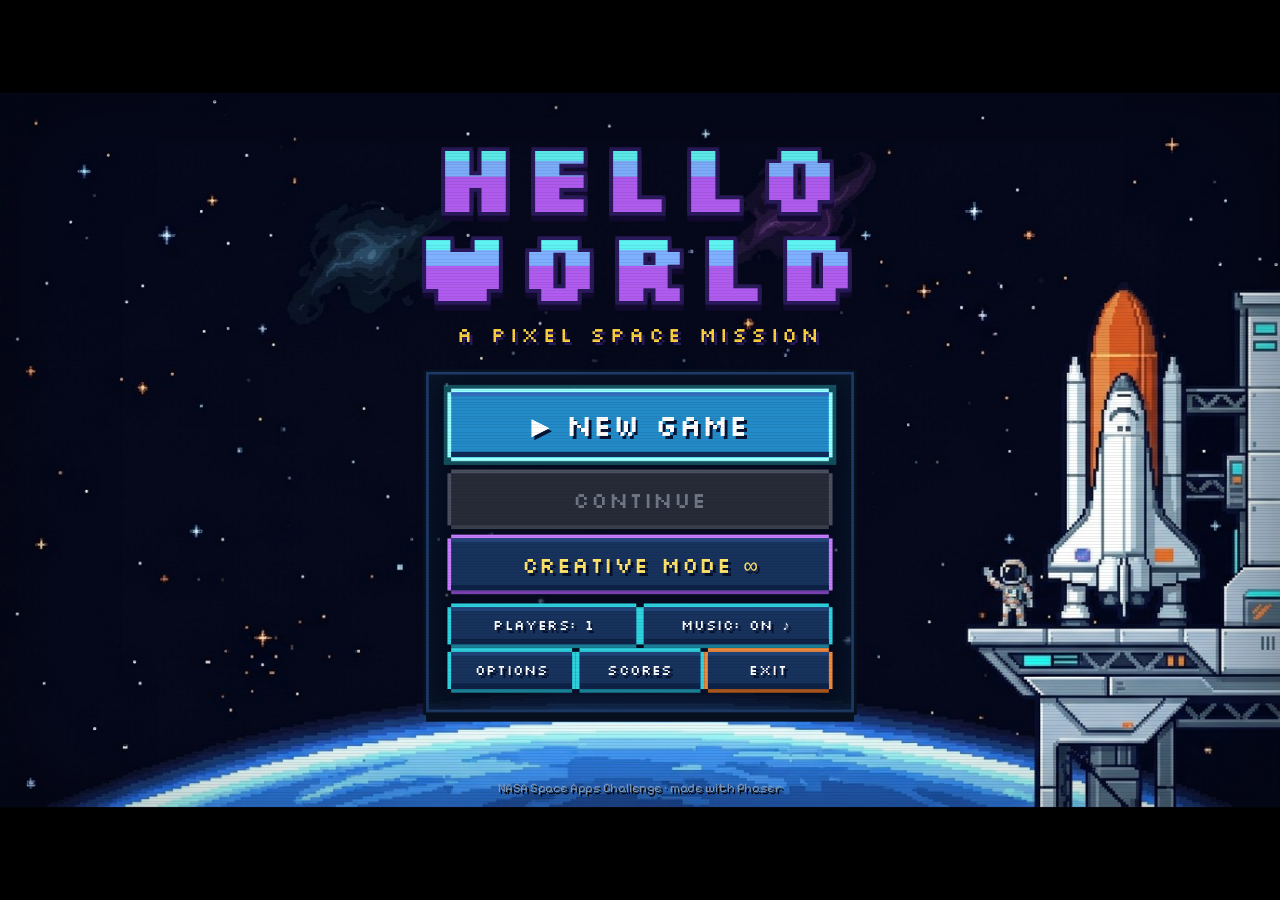
<file: index.html>
<!DOCTYPE html>
<html lang="en">
<head>
<meta charset="utf-8">
<meta name="viewport" content="width=device-width, initial-scale=1">
<title>Hello World</title>
<link rel="preconnect" href="https://fonts.googleapis.com">
<link href="https://fonts.googleapis.com/css2?family=Pixelify+Sans:wght@400;600&family=Silkscreen:wght@400;700&display=swap" rel="stylesheet">
<link rel="stylesheet" href="style.css">
</head>
<body>
<div id="stage" data-screen="menu">
  <canvas id="stars" width="344" height="192" aria-hidden="true"></canvas>

  <!-- MAIN MENU -->
  <section class="screen" id="s-menu">
    <div class="menu-fx" aria-hidden="true"><i></i><i></i><i></i></div>
    <h1 class="logo">Hello<br>World</h1>
    <p class="tagline">A pixel space mission</p>
    <nav class="menu-col">
      <button class="btn big-menu" data-act="new-game">▶ New Game</button>
      <button class="btn" id="btn-continue" data-act="continue" disabled>Continue</button>
      <button class="btn creative" data-act="creative" title="Infinite money: build any rocket">Creative Mode ∞</button>
      <div class="menu-chips">
        <button class="btn small" id="btn-players" data-act="players" title="Local co-op: a second player on the same keyboard">Players: 1</button>
        <button class="btn small" id="btn-music" data-act="music">Music: On ♪</button>
        <button class="btn small" data-modal="options">Options</button>
        <button class="btn small" data-modal="scores">Scores</button>
        <button class="btn small warn" data-modal="exit">Exit</button>
      </div>
    </nav>
    <p class="menu-foot">NASA Space Apps Challenge · made with Phaser</p>
  </section>

  <!-- LOADING -->
  <section class="screen" id="s-loading">
    <img class="floater" src="assets/astro_green.png" alt="">
    <div class="panel fact"><p><b>Fun fact:</b> <span id="fact-text"></span></p></div>
    <div class="loadbar" role="progressbar" aria-label="Loading"><i id="loadfill"></i></div>
    <button class="btn small corner-br" data-go="menu">Back</button>
  </section>

  <!-- TEAM SELECTION -->
  <section class="screen" id="s-team">
    <div class="sun" aria-hidden="true"></div>
    <h2 class="banner">Team Selection</h2>
    <div class="slots" id="slots" aria-label="Chosen team"></div>
    <div class="lineup" id="lineup" role="listbox" aria-label="Crew"></div>
    <div class="panel crew-info" id="crew-info"></div>
    <button class="btn small" id="team-back" data-go="build">Back</button>
    <button class="btn" id="team-toggle" data-act="team-toggle">Add</button>
    <p class="team-cost" id="team-cost"></p>
    <button class="btn big" id="team-confirm" data-act="team-confirm">Launch</button>
  </section>

  <!-- ESCOLHA DO FOGUETE -->
  <section class="screen" id="s-rockets">
    <h2 class="banner">Choose a Rocket</h2>
    <div class="rcards" id="rocket-cards"></div>
    <p class="rockets-budget" id="rockets-budget"></p>
    <button class="btn small corner-bl" data-go="menu">Menu</button>
  </section>

  <!-- BUILD: manual de montagem estilo LEGO -->
  <section class="screen" id="s-build">
    <header class="build-top">
      <h2 class="banner left">Rocket Assembly · <span id="build-model"></span></h2>
      <button class="btn small" data-act="pause" aria-label="Pause">II Pause</button>
    </header>
    <aside class="panel tray">
      <h3>Parts bin</h3>
      <div class="tray-grid" id="tray"></div>
    </aside>
    <div class="bay" id="bay" aria-label="Launch pad">
      <div class="pad" aria-hidden="true"></div>
      <div class="rocket" id="rocket"></div>
    </div>
    <aside class="manual" id="manual" aria-live="polite"></aside>
    <footer class="build-bottom">
      <button class="btn small" data-act="undo" id="btn-undo">Undo step</button>
      <button class="btn small" data-act="restart-build">Start over</button>
      <button class="btn small" data-act="reuse" id="btn-reuse" hidden>Reuse last design</button>
      <button class="btn small" data-go="rockets">Change rocket</button>
      <p class="bay-msg" id="bay-msg" role="status"></p>
      <button class="btn big" id="btn-team" data-go="team" disabled>Choose team</button>
    </footer>
  </section>

  <!-- LAUNCH -->
  <section class="screen" id="s-launch">
    <div class="count" id="count" aria-live="assertive"></div>
    <div class="liftoff" id="liftoff"><div class="rocket" id="rocket-launch"></div></div>
    <div class="launch-crew" id="launch-crew"></div>
    <div class="panel enroute" id="ascent-fail" hidden>
      <h3>Launch failed</h3>
      <p id="ascent-why"></p>
      <p class="dim">Nothing lost: the rocket is back on the pad.</p>
      <div class="row">
        <button class="btn" data-act="ascent-retry">Try again</button>
        <button class="btn" data-act="fly-auto">Autopilot</button>
      </div>
    </div>
    <div class="orbit-banner" id="orbit-banner" hidden>
      <img src="assets/orbit_banner.png" alt="" onerror="this.remove()">
      <h2>We're in orbit!</h2>
    </div>
    <div class="panel enroute" id="enroute" hidden>
      <h3>We're in space!</h3>
      <p>Orbit reached. Walk to the cockpit to pick a destination.</p>
      <button class="btn" data-go="ship">Go to the cabin</button>
    </div>
  </section>

  <!-- MAPA DOS PLANETAS -->
  <section class="screen" id="s-map">
    <h2 class="banner">Star Map</h2>
    <div class="planets" id="planets" role="listbox" aria-label="Destination"></div>
    <aside class="panel map-info" id="map-info"></aside>
    <p class="map-dv" id="map-dv"></p>
    <button class="btn small corner-bl" data-go="menu">Menu</button>
    <button class="btn small warn map-abort" data-act="abort">Return to Earth</button>
    <button class="btn small map-ship" data-go="ship">Ship interior</button>
  </section>

  <!-- QUEM SAI DA NAVE -->
  <section class="screen" id="s-eva">
    <h2 class="banner" id="eva-title">Moon Landing</h2>
    <p class="eva-ask">The lander is down. Who goes outside?</p>
    <div class="lineup eva-lineup" id="eva-lineup" role="listbox" aria-label="Crew member for the moonwalk"></div>
    <div class="panel crew-info" id="eva-info"></div>
    <p class="panel eva-quest" id="eva-quest"></p>
    <button class="btn big" id="eva-go" data-go="moon">Go outside</button>
  </section>

  <!-- LUA (estilo sandbox 2D) -->
  <section class="screen" id="s-moon">
    <div id="moon-view"></div>
    <div class="panel moon-hud">
      <h3 id="moon-title">Moon · EVA</h3>
      <p id="moon-quest" class="moon-quest"></p>
      <p id="moon-stats"></p>
      <div class="o2"><img src="assets/ic_heart.png" alt="Health"><div class="o2bar hp"><i id="hpfill"></i></div><b id="hpnum"></b></div>
      <div class="o2"><img src="assets/ic_o2.png" alt="Oxygen"><div class="o2bar"><i id="o2fill"></i></div><b id="o2num"></b></div>
      <div class="o2"><img src="assets/ic_bolt.png" alt="Stamina"><div class="o2bar st"><i id="stfill"></i></div><b id="stnum"></b></div>
    </div>
    <button class="btn small moon-pause" data-act="pause" aria-label="Pause">II Pause</button>
    <p class="moon-msg" id="moon-msg" role="status" hidden></p>
    <p class="moon-help">A/D walk · Space jump · Shift run · E collect · F at lander: get in<br>Left click: mine · Right click: place soil<br><span class="p2-help">P2: ← → walk · ↑ jump · ↓ pick up · Enter dig<br></span><span class="ship-help">Inside: A/D walk · E use stations and switch crew</span></p>
  </section>

  <!-- CRITICAL INCIDENT -->
  <section class="screen" id="s-incident">
    <div class="alert"><img class="tri" src="assets/ic_warn.png" alt="">Critical Incident Detected</div>
    <img class="station" src="assets/incident_station.jpg" alt="">
    <img class="big-astro left" src="assets/astro_green.png" alt="">
    <img class="big-astro right" src="assets/astro_green.png" alt="">
    <div class="panel dialog">
      <div class="portrait"><img src="assets/astro_orange.png" alt=""></div>
      <div class="lines">
        <p><b class="c-cyan">Engineer Mia:</b> A power overload in Sector 4 is cascading! Systems are failing. We have very little time!</p>
        <p><b class="c-orange">Commander Jax:</b> Mia is right. This is serious. I need a decision. Choose wisely, the lives of your crew and the future of the station depend on it.</p>
      </div>
      <div class="choices">
        <button class="btn warn tall" data-go="failed">Evacuate Crew<small>(Risk Ship)</small></button>
        <button class="btn tall" data-go="failed">Manual Repair<small>(Risk Crew)</small></button>
      </div>
    </div>
  </section>

  <!-- MISSION FAILED -->
  <section class="screen" id="s-failed">
    <h2 class="banner wide red">Mission Failed</h2>
    <div class="panel cause">
      <img src="assets/ic_warn.png" alt="">
      <p id="fail-cause"></p>
    </div>
    <div class="panel wreck">
      <img src="assets/ev_landing.jpg" alt="">
      <div class="panel tip"><img src="assets/ic_bulb.png" alt=""><p id="fail-tip"></p></div>
    </div>
    <button class="btn big corner-bl" data-go="build">Retry</button>
    <button class="btn big corner-br" data-go="menu">Menu</button>
  </section>

  <!-- MODALS -->
  <div class="modal-wrap" id="modal" hidden>
    <div class="panel modal" id="modal-box" role="dialog" aria-modal="true"></div>
  </div>
</div>
<script src="phaser.js"></script>
<script src="moon.js"></script>
<script src="minigames.js"></script>
<script src="game.js"></script>
</body>
</html>
</file>
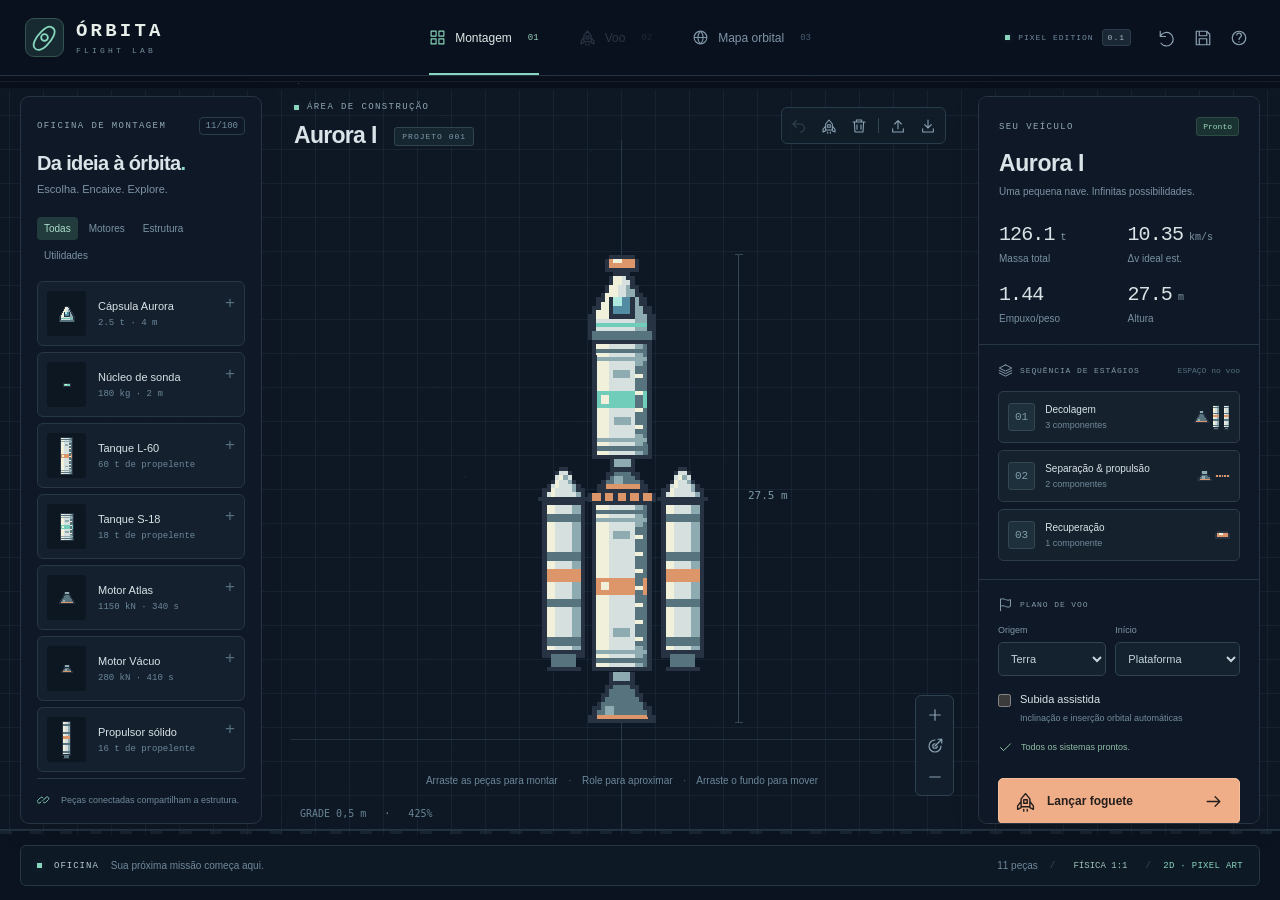
<file: flightlab/index.html>
<!doctype html>
<html lang="pt-BR">
<head><meta charset="UTF-8"/><meta name="viewport" content="width=device-width,initial-scale=1,viewport-fit=cover"/>
<meta name="theme-color" content="#090e19"/><meta name="description" content="Construa seu foguete em pixel art, pilote com física orbital e explore o Sistema Solar em 2D."/>
<title>Órbita · Flight Lab</title><link rel="icon" type="image/svg+xml" href="favicon.svg"/>  <script type="module" crossorigin src="assets/index-B7Z4I0nT.js"></script>
  <link rel="stylesheet" crossorigin href="assets/index-DIFs0CBr.css">
</head>
<body><div id="app"></div><div id="ui"></div></body>
</html>
</file>
<file: style.css>
:root {
  --bg: #050a1c;
  --navy: #0f1b3d;
  --navy2: #16284f;
  --btn: #17325c;
  --cyan: #2fd3e0;
  --cyan-d: #1a7f96;
  --orange: #f08a3c;
  --orange-d: #a8551c;
  --ink: #ffffff;
  --dim: #8fa6c8;
  --green: #5fd04f;
  --red: #f0483c;
  --px: 4px;
}

* { box-sizing: border-box; }
html, body { margin: 0; height: 100%; background: #000; overflow: hidden; }
body { display: grid; place-items: center; }
img { image-rendering: pixelated; -webkit-user-drag: none; user-select: none; }
button { font: inherit; color: inherit; cursor: pointer; }
h1, h2, h3, p, dl, dd, ul { margin: 0; padding: 0; }

/* Palco fixo de 1376x768, escalado para caber na janela (game.js) */
#stage {
  position: absolute;
  left: 50%;
  top: 50%;
  margin: -384px 0 0 -688px;
  width: 1376px;
  height: 768px;
  transform-origin: center;
  overflow: hidden;
  background: var(--bg);
  color: var(--ink);
  font-family: "Pixelify Sans", "Courier New", monospace;
  font-size: 22px;
  line-height: 1.25;
}
#stars { position: absolute; inset: 0; width: 100%; height: 100%; image-rendering: pixelated; }
.screen { position: absolute; inset: 0; display: none; }
#stage[data-screen="menu"] #s-menu,
#stage[data-screen="loading"] #s-loading,
#stage[data-screen="team"] #s-team,
#stage[data-screen="build"] #s-build,
#stage[data-screen="rockets"] #s-rockets,
#stage[data-screen="launch"] #s-launch,
#stage[data-screen="eva"] #s-eva,
#stage[data-screen="map"] #s-map,
#stage[data-screen="moon"] #s-moon,
#stage[data-screen="incident"] #s-incident,
#stage[data-screen="failed"] #s-failed { display: block; }

/* ---------- Peças de interface (do seu kit) ---------- */
.btn {
  position: relative;
  min-width: 336px;
  height: 56px;
  padding: 0 22px;
  border: 0;
  background: var(--btn);
  font-family: "Silkscreen", "Courier New", monospace;
  font-size: 30px;
  letter-spacing: 1px;
  text-transform: uppercase;
  color: var(--ink);
  text-shadow: 3px 3px 0 #06102a;
  box-shadow:
    0 calc(-1 * var(--px)) 0 var(--cyan), 0 var(--px) 0 var(--cyan-d),
    calc(-1 * var(--px)) 0 0 var(--cyan), var(--px) 0 0 var(--cyan),
    inset 0 -6px 0 #0d2246, inset 0 4px 0 #21447a;
}
.btn:hover:not(:disabled), .btn:focus-visible {
  background: #1d4273;
  outline: none;
  box-shadow:
    0 calc(-1 * var(--px)) 0 #7af3ff, 0 var(--px) 0 #7af3ff,
    calc(-1 * var(--px)) 0 0 #7af3ff, var(--px) 0 0 #7af3ff,
    0 0 0 8px rgba(47, 211, 224, 0.28),
    inset 0 -6px 0 #0d2246, inset 0 4px 0 #2a5797;
}
.btn:active:not(:disabled) {
  color: var(--orange);
  transform: translateY(2px);
  box-shadow:
    0 calc(-1 * var(--px)) 0 var(--orange), 0 var(--px) 0 var(--orange-d),
    calc(-1 * var(--px)) 0 0 var(--orange), var(--px) 0 0 var(--orange),
    inset 0 4px 0 #0d2246;
}
.btn.warn {
  box-shadow:
    0 calc(-1 * var(--px)) 0 var(--orange), 0 var(--px) 0 var(--orange-d),
    calc(-1 * var(--px)) 0 0 var(--orange), var(--px) 0 0 var(--orange),
    inset 0 -6px 0 #0d2246, inset 0 4px 0 #21447a;
}
.btn:disabled {
  cursor: default;
  background: #262b38;
  color: #6f7686;
  text-shadow: none;
  box-shadow:
    0 calc(-1 * var(--px)) 0 #4a5060, 0 var(--px) 0 #3a3f4c,
    calc(-1 * var(--px)) 0 0 #4a5060, var(--px) 0 0 #4a5060;
}
.btn.small { min-width: 0; height: 48px; font-size: 24px; padding: 0 20px; }
.btn.big { min-width: 0; height: 76px; font-size: 38px; padding: 0 34px; }
.btn.tall { min-width: 0; width: 100%; height: 86px; font-size: 22px; line-height: 1.15; }
.btn.tall small { display: block; font-size: 18px; color: var(--orange); }
.corner-bl { position: absolute; left: 44px; bottom: 28px; }
.corner-br { position: absolute; right: 30px; bottom: 28px; }

.panel {
  background: rgba(13, 24, 54, 0.94);
  box-shadow:
    0 calc(-1 * var(--px)) 0 var(--cyan-d), 0 var(--px) 0 var(--cyan-d),
    calc(-1 * var(--px)) 0 0 var(--cyan-d), var(--px) 0 0 var(--cyan-d),
    inset 0 0 0 3px #0a1330;
}

.banner {
  position: absolute;
  top: 18px;
  left: 50%;
  transform: translateX(-50%);
  padding: 8px 46px 10px;
  white-space: nowrap;
  background: var(--navy);
  font-family: "Silkscreen", monospace;
  font-size: 44px;
  font-weight: 700;
  letter-spacing: 2px;
  text-transform: uppercase;
  color: #3fe6ee;
  text-shadow: 3px 3px 0 #06324a;
  box-shadow:
    0 calc(-1 * var(--px)) 0 #32487e, 0 var(--px) 0 #32487e,
    calc(-1 * var(--px)) 0 0 #32487e, var(--px) 0 0 #32487e;
}
.banner.left { position: static; transform: none; font-size: 30px; padding: 6px 24px 8px; }
.banner.wide { left: 14px; right: 14px; transform: none; text-align: center; }
.banner.red { color: var(--red); text-shadow: 3px 3px 0 #4a0f0c; }

.c-cyan { color: #3fe6ee; }
.c-orange { color: var(--orange); }

/* ---------- Menu ---------- */
#s-menu { background: url(assets/bg_menu2.jpg) center / 100% 100%; }
#stage { background: #050a1c url(assets/bg_sky.jpg) center / 100% 100%; }
#s-build { background: url(assets/bg_hangar.jpg) center / 100% 100%; }
#s-map { background: url(assets/bg_map.jpg) center / 100% 100%; }
.logo {
  position: absolute;
  top: 40px;
  left: 0;
  right: 0;
  text-align: center;
  animation: logoFloat 4s ease-in-out infinite;
  font-family: "Silkscreen", monospace;
  font-weight: 700;
  font-size: 104px;
  line-height: 0.92;
  letter-spacing: 6px;
  text-transform: uppercase;
  background: linear-gradient(#5ff2f2 0 34%, #7fb0ff 34% 52%, #b05cf0 52% 100%);
  background-size: 100% 96px;
  -webkit-background-clip: text;
  background-clip: text;
  color: transparent;
  filter: drop-shadow(4px 0 0 #2a1a5c) drop-shadow(-4px 0 0 #2a1a5c) drop-shadow(0 4px 0 #2a1a5c) drop-shadow(0 -4px 0 #2a1a5c) drop-shadow(0 6px 0 #120a30);
}
.menu-col { position: absolute; top: 300px; left: 50%; width: 460px; margin-left: -230px; display: grid; gap: 14px;
  padding: 22px 24px; background: rgba(6, 12, 32, 0.62); border: 3px solid #1d3a66; box-shadow: 0 0 0 3px #06101f, 0 10px 0 #06101f, inset 0 0 40px rgba(63, 230, 238, 0.08); }
.menu-col > .btn { width: 100%; height: 56px; font-size: 24px; transition: transform 0.08s steps(2); }
.menu-col > .btn.big-menu { height: 70px; font-size: 32px; color: #fff; background: #1b6fa0; }
.menu-col .btn:not(:disabled):hover, .menu-col .btn:not(:disabled):focus-visible { transform: translateY(-3px); filter: brightness(1.25); }
.menu-chips { display: grid; grid-template-columns: repeat(6, 1fr); gap: 8px; margin-top: 4px; }
.menu-chips .btn { grid-column: span 2; }
.menu-chips .btn { height: 40px; font-size: 15px; padding: 0 6px; }
.menu-chips .btn:nth-child(1), .menu-chips .btn:nth-child(2) { grid-column: span 3; }
.tagline { position: absolute; top: 246px; left: 0; right: 0; text-align: center; font-family: "Silkscreen", monospace; font-size: 22px; letter-spacing: 4px; color: #ffd23f; text-shadow: 3px 3px 0 #2a1a5c; text-transform: uppercase; }
.menu-foot { position: absolute; bottom: 12px; left: 0; right: 0; text-align: center; font-size: 14px; color: #8fb0d8; text-shadow: 2px 2px 0 #000; }
@keyframes logoFloat { 50% { transform: translateY(-8px); } }
/* estrelas cadentes */
.menu-fx i { position: absolute; width: 90px; height: 3px; background: linear-gradient(90deg, transparent, #fff); transform: rotate(-24deg); opacity: 0; animation: shoot 7s linear infinite; }
.menu-fx i:nth-child(1) { top: 90px; left: 150px; animation-delay: 1s; }
.menu-fx i:nth-child(2) { top: 40px; left: 900px; animation-delay: 3.6s; }
.menu-fx i:nth-child(3) { top: 200px; left: 420px; animation-delay: 5.8s; }
@keyframes shoot { 0% { opacity: 0; translate: 0 0; } 2% { opacity: 1; } 12% { opacity: 0; translate: 320px 140px; } 100% { opacity: 0; translate: 320px 140px; } }

/* ---------- Carregando ---------- */
.floater {
  position: absolute;
  left: 640px;
  top: 300px;
  height: 130px;
  animation: float 7s ease-in-out infinite;
}
@keyframes float {
  0%, 100% { transform: translate(0, 0) rotate(-14deg); }
  50% { transform: translate(18px, -22px) rotate(10deg); }
}
.fact { position: absolute; left: 290px; top: 506px; width: 796px; min-height: 140px; display: grid; place-items: center; padding: 18px 28px; text-align: center; font-size: 31px; }
.fact b { color: #3fe6ee; font-weight: 400; text-transform: uppercase; }
.loadbar {
  position: absolute;
  left: 326px;
  top: 690px;
  width: 724px;
  height: 52px;
  padding: 8px;
  background: #0a1330;
  box-shadow: 0 -4px 0 var(--cyan), 0 4px 0 var(--cyan-d), -4px 0 0 var(--cyan), 4px 0 0 var(--cyan);
}
.loadbar i {
  display: block;
  height: 100%;
  width: 0;
  background: repeating-linear-gradient(90deg, var(--orange) 0 20px, transparent 20px 26px);
}

/* ---------- Equipe ---------- */
.sun { position: absolute; left: -70px; top: -80px; width: 250px; height: 250px; border-radius: 50%; background: #ff9f1c; box-shadow: 0 0 0 10px #ffb84a55; }
.slots { position: absolute; top: 118px; left: 160px; right: 160px; display: grid; grid-template-columns: repeat(4, 1fr); gap: 22px; }
.slot {
  height: 70px;
  display: flex;
  align-items: center;
  gap: 12px;
  padding: 0 14px;
  background: #16234d;
  box-shadow: 0 -4px 0 #32487e, 0 4px 0 #32487e, -4px 0 0 #32487e, 4px 0 0 #32487e;
  font-family: "Silkscreen", monospace;
  font-size: 15px;
  text-transform: uppercase;
  color: var(--dim);
}
.slot .head { width: 54px; height: 54px; flex: none; }
.slot.full { color: var(--ink); }
.head { overflow: hidden; background: #1c2f5e; }
.head img { display: block; width: 150%; margin: 6% 0 0 -25%; }
.lineup { position: absolute; top: 208px; left: 150px; right: 150px; display: grid; grid-template-columns: repeat(5, 1fr); }
.crew {
  position: relative;
  height: 320px;
  border: 0;
  background: none;
  display: grid;
  justify-items: center;
  align-content: end;
}
.crew img { height: 200px; position: relative; z-index: 1; margin-bottom: -34px; transition: transform 0.12s; }
.crew .ped {
  width: 184px;
  height: 78px;
  border-radius: 50%;
  background: var(--c2);
  box-shadow: inset 0 -30px 0 var(--c3), inset 0 14px 0 var(--c1);
}
.crew:hover img, .crew:focus-visible img { transform: translateY(-8px); }
.crew:focus-visible { outline: none; }
.crew[aria-selected="true"]::before, .crew[aria-selected="true"]::after {
  content: "";
  position: absolute;
  left: 8px;
  right: 8px;
  height: 64px;
  border: 8px solid var(--cyan);
  pointer-events: none;
}
.crew[aria-selected="true"]::before { top: 8px; border-bottom: 0; clip-path: polygon(0 0, 30% 0, 30% 100%, 70% 100%, 70% 0, 100% 0, 100% 100%, 0 100%); }
.crew[aria-selected="true"]::after { bottom: 0; border-top: 0; clip-path: polygon(0 0, 30% 0, 30% 100%, 70% 100%, 70% 0, 100% 0, 100% 100%, 0 100%); }
.crew .tag {
  position: absolute;
  top: 22px;
  z-index: 2;
  padding: 2px 10px;
  background: var(--green);
  color: #06200a;
  font-family: "Silkscreen", monospace;
  font-size: 15px;
  text-transform: uppercase;
}
.crew-info { position: absolute; left: 108px; bottom: 26px; width: 720px; height: 190px; display: grid; grid-template-columns: 170px 1fr; gap: 18px; padding: 12px; }
.crew-info .head { height: 166px; }
.crew-info h3 { font-family: "Silkscreen", monospace; font-size: 26px; font-weight: 700; text-transform: uppercase; }
.crew-info p { font-size: 19px; color: var(--dim); margin: 2px 0 8px; }
.stat { display: grid; grid-template-columns: 190px 1fr; align-items: center; font-family: "Silkscreen", monospace; font-size: 20px; text-transform: uppercase; height: 28px; }
.pips { display: flex; gap: 4px; }
.pips i { width: 24px; height: 20px; background: #5a2630; }
.pips i.on { background: var(--green); }
#team-back { position: absolute; left: 868px; bottom: 30px; }
#team-toggle { position: absolute; left: 868px; bottom: 98px; min-width: 150px; height: 48px; font-size: 24px; }
#team-confirm { position: absolute; right: 22px; bottom: 30px; height: 126px; font-size: 40px; }

/* ---------- Montagem: manual estilo LEGO ---------- */
.build-top { position: absolute; top: 16px; left: 20px; right: 20px; display: flex; justify-content: space-between; align-items: center; }
.tray { position: absolute; left: 20px; top: 84px; width: 300px; bottom: 92px; padding: 12px; display: grid; grid-template-rows: auto 1fr; gap: 10px; }
.tray h3 { font-family: "Silkscreen", monospace; font-size: 19px; font-weight: 700; text-transform: uppercase; color: #3fe6ee; }
.tray-grid { display: grid; grid-template-columns: repeat(3, 1fr); gap: 6px; align-content: start; }
.bin {
  position: relative;
  height: 120px;
  border: 0;
  padding: 6px 2px 4px;
  background: #0a1330;
  display: grid;
  grid-template-rows: 1fr auto;
  justify-items: center;
  align-items: center;
  box-shadow: inset 0 0 0 2px #24386a;
  touch-action: none;
  cursor: grab;
}
.bin img { max-width: 92%; max-height: 72px; pointer-events: none; }
.bin span { font-family: "Silkscreen", monospace; font-size: 11px; text-align: center; text-transform: uppercase; color: var(--dim); line-height: 1.1; }
.bin em { position: absolute; top: 4px; right: 6px; font-style: normal; font-family: "Silkscreen", monospace; font-size: 15px; color: var(--orange); }
.bin:hover, .bin:focus-visible { outline: none; box-shadow: inset 0 0 0 3px var(--cyan); }
.bin:hover span { color: var(--ink); }
.bin.empty { opacity: 0.28; cursor: default; box-shadow: inset 0 0 0 2px #24386a; }
.bin.wrong { animation: shake 0.3s steps(4); box-shadow: inset 0 0 0 3px var(--red); }
@keyframes shake { 25% { transform: translateX(-6px); } 75% { transform: translateX(6px); } }
.carry { position: absolute; z-index: 30; pointer-events: none; filter: drop-shadow(0 8px 0 rgba(0, 0, 0, 0.45)); }

.bay {
  position: absolute;
  left: 340px;
  width: 596px;
  top: 84px;
  bottom: 92px;
  overflow: hidden;
  background:
    linear-gradient(#2fd3e022 2px, transparent 2px) 0 0 / 40px 40px,
    linear-gradient(90deg, #2fd3e022 2px, transparent 2px) 0 0 / 40px 40px,
    rgba(6, 12, 32, 0.35);
  box-shadow: 0 -4px 0 var(--cyan-d), 0 4px 0 var(--cyan-d), -4px 0 0 var(--cyan-d), 4px 0 0 var(--cyan-d);
}
.pad { position: absolute; left: 98px; right: 98px; bottom: 0; height: 22px; background: #3a4666; box-shadow: inset 0 6px 0 #56658c, 0 -6px 0 0 #232c47; }
.pad::before { content: ""; position: absolute; inset: 8px 0 auto; height: 6px; background: repeating-linear-gradient(90deg, var(--orange) 0 16px, #232c47 16px 32px); }
.rocket { position: absolute; left: 0; top: 0; width: 596px; height: 592px; transform-origin: 0 0; }
.rp { position: absolute; transform: translateX(-50%); }
.rp img { display: block; height: 100%; }
.rp.flip img { transform: scaleX(-1); }
.rp.ghost img { filter: brightness(0) invert(1); opacity: 0.1; }
.rp.target img { filter: brightness(0) invert(1) sepia(1) saturate(8) hue-rotate(140deg); opacity: 0.55; animation: pulse 0.9s steps(3) infinite alternate; }
@keyframes pulse { to { opacity: 0.2; } }
.rp.target::after { content: ""; position: absolute; inset: -8px; border: 4px dashed var(--cyan); }
.rp.snap img { animation: snap 0.25s steps(3); }
@keyframes snap { from { transform: translateY(-14px); filter: brightness(2.2); } }
.rp.flip.snap img { animation: none; }
.rp.hidden { display: none; }
.bay-msg { flex: 1; min-width: 0; font-size: 20px; line-height: 1.1; color: #ffd28a; }

/* a página do manual: papel claro, como um folheto de montagem */
.manual {
  position: absolute;
  right: 20px;
  top: 84px;
  width: 400px;
  bottom: 92px;
  padding: 14px 18px;
  display: grid;
  grid-template-rows: auto auto auto 1fr auto;
  gap: 10px;
  background: #f3ead2;
  color: #1a2340;
  box-shadow: 0 -4px 0 #c9b98c, 0 4px 0 #8f7f55, -4px 0 0 #c9b98c, 4px 0 0 #c9b98c, inset 0 0 0 3px #fff8e4;
}
.manual .step { display: flex; align-items: baseline; justify-content: space-between; font-family: "Silkscreen", monospace; text-transform: uppercase; }
.manual .step b { font-size: 54px; line-height: 1; color: #d2452f; }
.manual .step span { font-size: 16px; color: #6a6248; }
.callout { display: grid; grid-template-columns: auto 1fr; gap: 14px; align-items: center; padding: 10px 14px; background: #bfe3f2; box-shadow: 0 0 0 3px #2a6f8f; }
.callout img { height: 96px; max-width: 150px; object-fit: contain; }
.callout b { display: block; font-family: "Silkscreen", monospace; font-size: 30px; color: #1a2340; }
.callout span { font-family: "Silkscreen", monospace; font-size: 16px; text-transform: uppercase; }
.manual p { font-size: 20px; line-height: 1.2; }
.mini { position: relative; overflow: hidden; background: #fffaf0; box-shadow: 0 0 0 3px #c9b98c; }
.mini .rocket { left: 50%; top: 6px; transform: scale(0.42); margin-left: -125px; }
.mini .rp.new img { filter: none; }
.mini .rp.old img { filter: grayscale(1) brightness(1.15); opacity: 0.55; }
.mini .arrow { position: absolute; z-index: 9; font-family: "Silkscreen", monospace; font-size: 34px; color: #d2452f; animation: nudge 0.6s steps(2) infinite alternate; }
@keyframes nudge { to { transform: translateX(-8px); } }
.dots { display: flex; gap: 6px; justify-content: center; }
.dots i { width: 22px; height: 12px; background: #d6caa4; }
.dots i.done { background: #4fae48; }
.dots i.now { background: #d2452f; }
.manual.done { grid-template-rows: auto 1fr auto; text-align: center; }
.manual.done h3 { font-family: "Silkscreen", monospace; font-size: 34px; text-transform: uppercase; color: #2f8a3a; line-height: 1.05; }
.build-bottom { position: absolute; left: 20px; right: 20px; bottom: 16px; display: flex; gap: 14px; align-items: center; }
.build-bottom .big { margin-left: auto; height: 60px; font-size: 30px; }

/* ---------- Lançamento ---------- */
.liftoff { position: absolute; left: 390px; top: 130px; width: 596px; height: 592px; }
.liftoff.go { animation: rise 4.2s cubic-bezier(0.5, 0, 0.9, 0.4) forwards, rumble 0.12s steps(2) infinite; }
@keyframes rise { to { top: -760px; } }
@keyframes rumble { 50% { margin-left: 3px; } }
.flame { position: absolute; transform: translateX(-50%); z-index: 0; display: none; }
.flame img { display: block; width: 100%; }
.flame img + img { position: absolute; left: 0; top: 0; }
.liftoff.go .flame { display: block; }
.liftoff.go .flame img + img { animation: flick 0.16s steps(1) infinite; }
@keyframes flick { 50% { visibility: hidden; } }
.count { position: absolute; left: 70px; top: 60px; z-index: 5; font-family: "Silkscreen", monospace; font-weight: 700; font-size: 86px; color: #3fe6ee; text-shadow: 5px 5px 0 #06324a; }
.launch-crew { position: absolute; left: 40px; bottom: 30px; display: flex; gap: 10px; }
.launch-crew .head { width: 84px; height: 84px; box-shadow: 0 0 0 4px var(--cyan-d); }
.enroute { position: absolute; left: 50%; top: 250px; width: 620px; margin-left: -310px; padding: 30px 40px; display: grid; gap: 18px; justify-items: center; text-align: center; }
.enroute[hidden] { display: none; }
.enroute h3 { font-family: "Silkscreen", monospace; font-size: 46px; text-transform: uppercase; color: #3fe6ee; }

/* ---------- Mapa ---------- */
.planet { position: absolute; transform: translate(-50%, -50%); border: 0; padding: 0; background: none; }
.planet img { display: block; width: 100%; }
.planet .lock { position: absolute; right: -6px; bottom: -4px; width: 30px; }
.planet .pname { position: absolute; left: 50%; top: 100%; transform: translateX(-50%); margin-top: 6px; white-space: nowrap; font-family: "Silkscreen", monospace; font-size: 14px; text-transform: uppercase; color: var(--dim); text-shadow: 2px 2px 0 #03050d; }
.planet.open .pname { color: var(--ink); }
.planet:hover img, .planet:focus-visible img { transform: scale(1.08); }
.planet:focus-visible { outline: none; }
.planet .sel { position: absolute; inset: -18px; width: calc(100% + 36px); display: none; animation: pulse 0.9s steps(3) infinite alternate; }
.planet[aria-selected="true"] .sel { display: block; }
.planet .ship { position: absolute; left: -46px; top: -18px; width: 44px; }
.map-info { position: absolute; right: 22px; top: 320px; width: 330px; bottom: 26px; padding: 18px 20px; display: grid; gap: 10px; align-content: start; }
.map-info .big-p { width: 96px; justify-self: center; }
.map-info h3 { font-family: "Silkscreen", monospace; font-size: 28px; font-weight: 700; text-transform: uppercase; color: #3fe6ee; text-align: center; }
.map-info p { font-size: 19px; line-height: 1.25; }
.map-info .tag2 { justify-self: center; font-family: "Silkscreen", monospace; font-size: 14px; text-transform: uppercase; padding: 2px 10px; background: #0a1330; }
.map-info .btn { min-width: 0; width: 100%; margin-top: auto; }

/* ---------- Quem sai da nave ---------- */
.eva-ask { position: absolute; top: 112px; left: 0; right: 0; text-align: center; font-size: 30px; }
.eva-lineup { top: 170px; display: flex; justify-content: center; gap: 30px; }
.eva-lineup .crew { width: 210px; }
#eva-go { position: absolute; right: 22px; bottom: 30px; height: 126px; }

/* ---------- Lua ---------- */
#moon-view { position: absolute; inset: 0; }
#moon-view canvas { display: block; }
.moon-hud { position: absolute; left: 16px; top: 16px; width: 380px; padding: 12px 16px 14px; display: grid; gap: 6px; pointer-events: none; }
.moon-hud h3 { font-family: "Silkscreen", monospace; font-size: 20px; font-weight: 700; text-transform: uppercase; color: #3fe6ee; }
.moon-hud p { font-size: 19px; line-height: 1.25; white-space: pre-line; }
.o2 img { width: 30px; }
.o2 { display: grid; grid-template-columns: auto 1fr 56px; gap: 10px; align-items: center; font-family: "Silkscreen", monospace; font-size: 17px; }
.o2 b { font-weight: 400; text-align: right; }
.o2bar { height: 18px; padding: 3px; background: #0a1330; box-shadow: 0 0 0 3px var(--cyan-d); }
.o2bar i { display: block; height: 100%; background: repeating-linear-gradient(90deg, #5fd0e0 0 10px, transparent 10px 13px); }
.o2bar i.low { background: repeating-linear-gradient(90deg, var(--red) 0 10px, transparent 10px 13px); }
.moon-pause { position: absolute; right: 20px; top: 18px; }
.moon-msg { position: absolute; left: 50%; top: 150px; transform: translateX(-50%); max-width: 900px; padding: 8px 18px; background: rgba(9, 19, 32, 0.9); color: #ffe7a8; font-size: 22px; text-align: center; box-shadow: 0 0 0 3px #6a5a2a; pointer-events: none; }
.moon-msg[hidden] { display: none; }
.moon-help { position: absolute; left: 0; right: 0; bottom: 10px; text-align: center; font-size: 17px; line-height: 1.3; color: #c7d0de; text-shadow: 2px 2px 0 #03050d; pointer-events: none; }

/* ---------- Incidente ---------- */
.alert {
  position: absolute;
  top: 40px;
  left: 250px;
  right: 250px;
  height: 86px;
  white-space: nowrap;
  display: flex;
  align-items: center;
  justify-content: center;
  gap: 22px;
  background: #6e1a1c;
  font-family: "Silkscreen", monospace;
  font-size: 32px;
  font-weight: 700;
  text-transform: uppercase;
  color: #ff5a4e;
  text-shadow: 3px 3px 0 #2c0808;
  box-shadow: 0 -4px 0 var(--red), 0 4px 0 var(--red), -4px 0 0 var(--red), 4px 0 0 var(--red);
  animation: blink 1.1s steps(2) infinite;
}
@keyframes blink { 50% { background: #8a2023; } }
.tri { height: 62px; }
.station { position: absolute; left: 442px; top: 150px; width: 492px; -webkit-mask: radial-gradient(closest-side, #000 70%, transparent); mask: radial-gradient(closest-side, #000 70%, transparent); }
.big-astro { position: absolute; top: 196px; height: 560px; }
.big-astro.left { left: 96px; }
.big-astro.right { right: 96px; transform: scaleX(-1); filter: brightness(0.8) saturate(0.85); }
.dialog { position: absolute; left: 40px; right: 40px; bottom: 26px; height: 262px; display: grid; grid-template-columns: 224px 1fr 264px; gap: 24px; padding: 20px; box-shadow: 0 -4px 0 var(--cyan), 0 4px 0 var(--cyan), -4px 0 0 var(--cyan), 4px 0 0 var(--cyan), inset 0 0 0 3px #0a1330; }
.portrait { overflow: hidden; background: #1c2f5e; box-shadow: 0 0 0 5px var(--orange); }
.portrait img { display: block; width: 150%; margin: 4% 0 0 -24%; }
.lines { display: grid; gap: 14px; align-content: center; font-size: 27px; line-height: 1.2; }
.lines b { font-weight: 400; text-transform: uppercase; }
.choices { display: grid; gap: 22px; align-content: center; }

/* ---------- Missão falhou ---------- */
.cause { position: absolute; left: 34px; top: 116px; width: 394px; height: 500px; padding: 30px 36px; display: grid; gap: 26px; align-content: start; justify-items: center; }
.cause img { width: 150px; }
.cause p { font-family: "Silkscreen", monospace; font-size: 29px; line-height: 1.25; text-transform: uppercase; justify-self: start; }
.wreck { position: absolute; left: 456px; right: 22px; top: 116px; height: 500px; background: #0a0a16; }
.wreck > img { position: absolute; left: 50%; top: 8px; transform: translateX(-50%); height: 366px; }
.tip { position: absolute; left: 8px; right: 8px; bottom: 8px; height: 112px; display: flex; align-items: center; gap: 22px; padding: 0 22px; font-size: 30px; }
.tip b { font-weight: 400; text-transform: uppercase; }
.tip img { height: 64px; }
#s-failed .big { min-width: 300px; }

/* ---------- Janelas (pausa, opções, placar, ajuda) ---------- */
.modal-wrap { position: absolute; inset: 0; z-index: 20; display: grid; place-items: center; background: rgba(4, 8, 20, 0.66); }
.modal-wrap[hidden] { display: none; }
.modal { position: relative; width: 470px; padding: 34px 60px 40px; display: grid; gap: 22px; justify-items: center; }
.modal.wide { width: 760px; padding: 30px 40px 34px; }
.modal h2 {
  font-family: "Silkscreen", monospace;
  font-weight: 700;
  font-size: 62px;
  letter-spacing: 3px;
  text-transform: uppercase;
  background: linear-gradient(#5ff2f2 0 40%, #7fb0ff 40% 58%, #b05cf0 58% 100%);
  -webkit-background-clip: text;
  background-clip: text;
  color: transparent;
  filter: drop-shadow(3px 0 0 #2a1a5c) drop-shadow(-3px 0 0 #2a1a5c) drop-shadow(0 3px 0 #2a1a5c) drop-shadow(0 -3px 0 #2a1a5c);
}
.modal .deco { position: absolute; right: -44px; top: -44px; width: 140px; transform: rotate(8deg); }
.modal p { text-align: center; font-size: 22px; color: var(--dim); }
.modal .btn { min-width: 336px; }
.opt-row { width: 100%; display: flex; justify-content: space-between; align-items: center; font-family: "Silkscreen", monospace; font-size: 22px; text-transform: uppercase; }
.toggle { min-width: 110px !important; height: 44px; font-size: 22px; }
.toggle[aria-pressed="false"] { box-shadow: 0 -4px 0 var(--orange), 0 4px 0 var(--orange-d), -4px 0 0 var(--orange), 4px 0 0 var(--orange); color: var(--orange); }
.help-list { width: 100%; display: grid; grid-template-columns: auto 1fr; gap: 8px 18px; font-size: 21px; }
.help-list dt { font-family: "Silkscreen", monospace; font-size: 18px; color: var(--orange); text-transform: uppercase; }
.help-list dd { color: var(--ink); }

@media (prefers-reduced-motion: reduce) {
  .floater, .alert { animation: none; }
}

/* ---------- Economia no manual ---------- */
.tray-grid { grid-template-columns: repeat(3, 1fr); gap: 5px; }
.bin { height: 106px; padding: 4px 2px 2px; grid-template-rows: 1fr auto auto; }
.bin img { max-height: 56px; }
.bin em { position: static; font-size: 12px; color: #ffd28a; }
.bin.pricey em { color: var(--red); }
.manual { grid-template-rows: auto auto auto auto 1fr auto; gap: 8px; overflow: hidden; }
.manual p { font-size: 18px; }
.manual .step span { font-size: 15px; }
.opts { display: grid; gap: 6px; }
.opt {
  display: grid;
  grid-template-columns: 54px 1fr;
  gap: 10px;
  align-items: center;
  padding: 5px 8px;
  border: 0;
  text-align: left;
  color: #1a2340;
  background: #fffaf0;
  box-shadow: 0 0 0 3px #c9b98c;
}
.opt img { width: 54px; height: 66px; object-fit: contain; }
.opt b { font-family: "Silkscreen", monospace; font-size: 15px; text-transform: uppercase; }
.opt i { font-style: normal; font-family: "Silkscreen", monospace; font-size: 15px; color: #d2452f; margin-left: 8px; }
.opt small { display: block; font-size: 14px; line-height: 1.15; color: #5a5440; }
.opt:hover, .opt:focus-visible { outline: none; box-shadow: 0 0 0 3px #2a6f8f; background: #e9f6fb; }
.skip { justify-self: start; min-width: 0; height: 38px; font-size: 18px; color: #fff; }
.rstats { display: grid; grid-template-columns: 1fr 1fr; gap: 4px 10px; padding: 8px 10px; background: #e6dcc0; font-size: 15px; }
.rstats span { display: block; font-family: "Silkscreen", monospace; font-size: 11px; text-transform: uppercase; color: #6a6248; }
.rstats b { font-size: 17px; }
.rstats .bad, .problems { color: #c0392b; }
.rstats .ok { color: #2f8a3a; }
.problems { margin: 0; padding-left: 18px; font-size: 16px; line-height: 1.2; display: grid; gap: 6px; text-align: left; }
.manual.done { grid-template-rows: auto auto 1fr auto; }

/* ---------- Mapa: quests ---------- */
.map-info { top: 96px; gap: 8px; }
.mi-head { display: flex; gap: 12px; align-items: center; }
.map-info .big-p { width: 64px; }
.map-info h3 { text-align: left; font-size: 24px; }
.map-info p { font-size: 17px; }
.dim { color: var(--dim); }
.bad { color: #ff7a6e; }
.qlist { display: grid; gap: 6px; }
.qitem {
  display: grid;
  grid-template-columns: 1fr auto;
  gap: 0 8px;
  padding: 6px 10px;
  border: 0;
  text-align: left;
  background: #14264d;
  box-shadow: inset 0 0 0 2px #2a3f73;
}
.qitem b { font-family: "Silkscreen", monospace; font-size: 14px; font-weight: 400; text-transform: uppercase; }
.qitem em { font-style: normal; font-family: "Silkscreen", monospace; font-size: 12px; }
.qitem span { grid-column: 1 / -1; font-size: 15px; color: #ffd28a; }
.qitem:hover, .qitem:focus-visible { outline: none; box-shadow: inset 0 0 0 2px var(--cyan); }
.qitem[aria-pressed="true"] { background: #23508a; box-shadow: inset 0 0 0 3px var(--cyan); }
.qdesc { color: var(--ink); }
.map-dv { position: absolute; left: 30px; top: 30px; font-family: "Silkscreen", monospace; font-size: 17px; text-transform: uppercase; color: #3fe6ee; text-shadow: 2px 2px 0 #03050d; }
.map-abort { position: absolute; left: 180px; bottom: 28px; }

/* ---------- Equipe, EVA e status ---------- */
.team-cost { position: absolute; left: 868px; bottom: 166px; width: 470px; font-family: "Silkscreen", monospace; font-size: 15px; text-transform: uppercase; color: #ffd28a; }
.crew-info p { font-size: 17px; margin: 0 0 4px; color: var(--ink); }
.stat { height: 21px; font-size: 15px; }
.crew-info { padding: 8px 12px; }
.crew-info h3 { font-size: 23px; }
.pips i { height: 16px; }
.eva-quest { position: absolute; left: 868px; bottom: 176px; width: 470px; padding: 12px 16px; font-size: 18px; }
.eva-quest b { font-family: "Silkscreen", monospace; text-transform: uppercase; color: #3fe6ee; }
.moon-quest { color: #ffd28a; }
.o2bar.hp i { background: repeating-linear-gradient(90deg, #f0483c 0 10px, transparent 10px 13px); }
.o2bar.st i { background: repeating-linear-gradient(90deg, #f5d23c 0 10px, transparent 10px 13px); }
.o2bar i.low { animation: blink 0.8s steps(2) infinite; }
.result-img { width: 100%; max-height: 220px; object-fit: cover; }
.cause p { font-size: 24px; text-transform: none; font-family: "Pixelify Sans", monospace; }
.tip p { font-size: 22px; }

/* ---------- Escolha do foguete ---------- */
#s-rockets { background: url(assets/bg_hangar.jpg) center / 100% 100%; }
.rcards { position: absolute; top: 120px; left: 60px; right: 60px; display: grid; grid-template-columns: repeat(3, 1fr); gap: 28px; }
.rcard {
  display: grid;
  grid-template-rows: 380px auto auto auto;
  gap: 8px;
  padding: 14px 18px 18px;
  border: 0;
  text-align: left;
  background: rgba(13, 24, 54, 0.92);
  box-shadow: 0 -4px 0 var(--cyan-d), 0 4px 0 var(--cyan-d), -4px 0 0 var(--cyan-d), 4px 0 0 var(--cyan-d);
}
.rcard:hover, .rcard:focus-visible { outline: none; box-shadow: 0 -4px 0 #7af3ff, 0 4px 0 #7af3ff, -4px 0 0 #7af3ff, 4px 0 0 #7af3ff, 0 0 0 10px rgba(47, 211, 224, 0.25); }
.rcard.sel { box-shadow: 0 -4px 0 var(--orange), 0 4px 0 var(--orange), -4px 0 0 var(--orange), 4px 0 0 var(--orange); }
.rprev { position: relative; overflow: hidden; background: rgba(6, 12, 32, 0.6); }
.rprev .rocket { left: 50%; top: 0; margin-left: -190px; transform: scale(0.64); }
.rcard b { font-family: "Silkscreen", monospace; font-size: 26px; text-transform: uppercase; color: #3fe6ee; }
.rcard span { font-size: 19px; line-height: 1.2; }
.rcard small { font-size: 16px; color: #ffd28a; }
.rockets-budget { position: absolute; right: 60px; bottom: 40px; font-family: "Silkscreen", monospace; font-size: 20px; text-transform: uppercase; color: #ffd28a; text-shadow: 2px 2px 0 #03050d; }
.build-top .banner.left { font-size: 26px; }

/* ---------- Dentro do módulo ---------- */
.lander-crew { width: 100%; display: grid; grid-template-columns: repeat(auto-fit, minmax(150px, 1fr)); gap: 16px; }
.lander-crew .btn.tall { height: auto; padding: 10px 6px 12px; display: grid; justify-items: center; gap: 4px; font-size: 20px; }
.lander-crew img { height: 74px; }
.row-btns { display: flex; gap: 18px; }
.row-btns .btn { min-width: 0; padding: 0 26px; }
/* caixa com mais peças: 4 colunas */
.tray-grid { grid-template-columns: repeat(4, 1fr); gap: 4px; overflow-y: auto; min-height: 0; }
.bin { height: 116px; }
.bin img { max-height: 58px; }
.bin span { font-size: 10px; }
.bin em { font-size: 11px; }
.tray { width: 330px; }
.bay { left: 362px; width: 574px; }

/* ---------- Interior da nave ---------- */
#stage[data-screen="ship"] #s-moon { display: block; }
#s-moon[data-mode="ship"] .o2, #s-moon[data-mode="ship"] #moon-stats { display: none; }
#s-moon[data-mode="ship"] .moon-help { font-size: 0; }
#s-moon[data-mode="ship"] .moon-help .ship-help { font-size: 19px; }
#s-moon:not([data-mode="ship"]) .ship-help { display: none; }
.map-ship { position: absolute; left: 470px; bottom: 28px; }
#s-moon[data-mode="ship"] .moon-msg { top: auto; bottom: 52px; }

/* ---------- Mini game Órbita Flight Lab ---------- */
.arcade { position: absolute; inset: 0; z-index: 30; display: grid; grid-template-rows: auto 1fr; background: #050a1c; box-shadow: inset 0 0 0 4px var(--cyan); }
.arcade-bar { display: flex; align-items: center; gap: 16px; padding: 8px 12px 8px 18px; background: #0f1b3d; }
.arcade-bar b { font-family: "Silkscreen", monospace; font-size: 20px; color: #3fe6ee; }
.arcade-bar span { color: var(--dim); font-size: 17px; }
.arcade-bar .btn { margin-left: auto; }
.arcade iframe { width: 100%; height: 100%; border: 0; background: #090e19; }
.btn.creative {
  color: #ffe36b;
  box-shadow:
    0 calc(-1 * var(--px)) 0 #c77dff, 0 var(--px) 0 #7a3fb0,
    calc(-1 * var(--px)) 0 0 #c77dff, var(--px) 0 0 #c77dff,
    inset 0 -6px 0 #0d2246, inset 0 4px 0 #21447a;
}

/* ---------- Subida pilotada ---------- */
.ascent { position: absolute; inset: 0; z-index: 2; overflow: hidden; }
.ascent canvas { position: absolute; inset: 0; width: 100%; height: 100%; image-rendering: pixelated; }
.ascent-rocket { position: absolute; left: 688px; top: 400px; width: 0; height: 0; transition: transform 0.05s linear; }
.ascent-rocket .rocket { position: absolute; left: 0; top: 0; width: 596px; height: 592px; transform-origin: 0 0; }
.ascent-rocket.burn .flame { display: block; }
.ascent-rocket.burn .flame img + img { animation: flick 0.16s steps(1) infinite; }
.ascent-rocket.boom { animation: boom 0.6s steps(4) forwards; }
@keyframes boom { to { opacity: 0; filter: brightness(3) sepia(1) hue-rotate(-30deg); } }
.ascent-hud { position: absolute; left: 24px; top: 24px; width: 300px; display: grid; gap: 10px; padding: 14px 16px; }
.ascent-hud div { display: grid; grid-template-columns: 1fr auto; gap: 2px 8px; font-size: 15px; }
.ascent-hud b { color: #3fe6ee; }
.ascent-hud i { grid-column: 1 / -1; height: 8px; background: #0b1830; display: block; }
.ascent-hud u { display: block; height: 100%; width: 0; background: #3fe6ee; }
.ascent-tip { position: absolute; left: 340px; right: 20px; top: 40px; text-align: center; font-family: "Silkscreen", monospace; font-size: 24px; color: #fff; text-shadow: 3px 3px 0 #06324a; }
.ascent-keys { position: absolute; left: 0; right: 0; bottom: 16px; text-align: center; color: #cfe; font-size: 15px; text-shadow: 2px 2px 0 #000; }
#ascent-fail, #launch-pick { z-index: 3; }
.launch-pick .row, #ascent-fail .row { display: flex; gap: 12px; justify-content: center; }
.modal .row { display: flex; gap: 12px; justify-content: center; flex-wrap: wrap; }
#ascent-fail, #launch-pick { width: 760px; margin-left: -380px; }

.orbit-banner { position: absolute; inset: 0; z-index: 4; display: grid; place-content: center; justify-items: center; gap: 10px; animation: bannerIn 0.5s steps(5); pointer-events: none; }
.orbit-banner[hidden] { display: none; }
.orbit-banner img { max-width: 900px; max-height: 520px; image-rendering: pixelated; }
.orbit-banner img + h2 { display: none; }
.orbit-banner h2 { font-family: "Silkscreen", monospace; font-size: 80px; color: #3fe6ee; text-shadow: 6px 6px 0 #06324a; text-transform: uppercase; }
@keyframes bannerIn { from { transform: scale(0.4); opacity: 0; } }
#s-launch .count { left: 0; right: 0; top: 150px; text-align: center; font-size: 110px; }

/* ---------- Mini games de ciência ---------- */
.mini { position: absolute; inset: 0; z-index: 30; display: grid; place-items: center; background: rgba(2, 6, 16, 0.72); }
.mini-panel { width: 1000px; max-height: 740px; padding: 18px 22px; display: grid; gap: 12px; }
.mini-head { display: flex; align-items: baseline; gap: 16px; }
.mini-head b { font-family: "Silkscreen", monospace; font-size: 30px; color: #3fe6ee; text-transform: uppercase; }
.mini-head span { color: #cfe; flex: 1; }
.mini-row { display: flex; gap: 20px; align-items: flex-start; }
.mini-row.tight { align-items: center; gap: 14px; }
.mini-col { display: grid; gap: 10px; }
.mini-side { display: grid; gap: 10px; flex: 1; font-size: 15px; }
.mini-side label, .mini-row label { display: grid; gap: 4px; color: #cfe; }
.mini-side input, .mini-row input { width: 100%; accent-color: #3fe6ee; }
.mini-side h4 { color: #ffd23f; font-size: 16px; }
.guide { display: grid; gap: 6px; padding-left: 18px; font-size: 14px; color: #cde; }
.grow { flex: 1; }
.mini canvas { display: block; image-rendering: pixelated; border: 3px solid #0b1830; }
.mini-choices, .mini-elems { display: flex; gap: 10px; flex-wrap: wrap; }
.mini-choices .btn, .mini-elems .btn { display: grid; gap: 2px; text-align: center; }
.mini-choices small, .mini-elems small { font-size: 11px; opacity: 0.8; }
.mini-elems .btn.on { background: #3fe6ee; color: #06101f; }
.mini .btn.right { background: #2fbf6a; color: #fff; }
.mini .btn.wrong { background: #c0392b; color: #fff; }
.mini-msg { min-height: 24px; font-size: 17px; color: #cfe; }
.mini-msg.good { color: #3fe6a0; }
.mini-msg.bad { color: #ff8a6a; }
.mini [hidden] { display: none !important; }
.p2-help { display: none; color: #ffd23f; }
#stage.coop .p2-help { display: inline; }


/* ---------- polimento de pixel ---------- */
#stage, #stage * { -webkit-font-smoothing: none; font-smooth: never; }
#stage canvas, #stage img, .rp img, .flame img { image-rendering: pixelated; image-rendering: crisp-edges; }
/* linhas de varredura de tela antiga, bem leves */
#stage::after { content: ""; position: absolute; inset: 0; z-index: 90; pointer-events: none;
  background: repeating-linear-gradient(to bottom, rgba(0,0,0,0) 0 2px, rgba(0,0,0,0.07) 2px 3px);
  box-shadow: inset 0 0 120px rgba(0,0,0,0.35); }
</file>
<file: flightlab/assets/index-DIFs0CBr.css>
:root{font-family:Inter,ui-sans-serif,-apple-system,BlinkMacSystemFont,Segoe UI,sans-serif;color:#d9e3e8;background:#090f1b;font-synthesis:none;font-size:13px;color-scheme:dark;--panel:#101a27;--line:#263543;--muted:#7d93a6;--mint:#88d6bd;--coral:#efae87;--mono:ui-monospace,"SFMono-Regular",Consolas,"Liberation Mono",monospace}*{box-sizing:border-box}body{margin:0;overflow:hidden}#app,#ui{position:fixed;inset:0}#app canvas{display:block;image-rendering:pixelated;touch-action:none}#ui{pointer-events:none}button,a,input,select,.panel,.modal{pointer-events:auto}button,input,select{font:inherit}button{color:inherit;background:none;border:0;cursor:pointer;display:inline-flex;align-items:center;justify-content:center;gap:9px;transition:background .14s,color .14s,border-color .14s}button:disabled{opacity:.28;cursor:default}button:focus-visible,a:focus-visible,input:focus-visible,select:focus-visible{outline:2px solid var(--mint);outline-offset:4px}button svg{flex-shrink:0}a{color:inherit;text-decoration:none}h1,h2,h3,p{margin:0}h1{font-size:25px;letter-spacing:-.7px;font-weight:600}h2{font-size:20px;font-weight:600;letter-spacing:-.6px}h3{font-size:19px;letter-spacing:-.4px;font-weight:600}.muted{color:var(--muted)}.small{font-size:11px;line-height:1.65}.eyebrow{font:9px var(--mono);font-weight:500;letter-spacing:1.4px;color:#91a8b5;display:inline-flex;align-items:center;gap:8px}.mint-text,.text-mint{color:var(--mint)}.text-coral{color:var(--coral)}.live-dot{width:5px;height:5px;background:var(--mint);display:inline-block;box-shadow:0 0 8px #88d6bd30;flex-shrink:0}.panel{position:absolute;background:#101a27f5;border:1px solid var(--line);border-radius:9px;box-shadow:0 7px 30px #0000001a;overflow:hidden}.topbar{position:absolute;top:0;left:0;width:100%;height:76px;display:flex;align-items:center;justify-content:space-between;padding:0 25px;background:#0b121ff2;border-bottom:1px solid #243344;gap:20px;pointer-events:auto}.brand{display:flex;align-items:center;gap:12px;min-width:210px}.brand-symbol{width:39px;height:39px;background:#172a31;color:var(--mint);border:1px solid #35544f;border-radius:9px;display:flex;align-items:center;justify-content:center}.brand-name{font:700 19px var(--mono);letter-spacing:3.2px;color:#e7eee9;line-height:1.2}.brand-name small{display:block;color:#748d9c;font:8px var(--mono);letter-spacing:3.2px;margin-top:4px}.mode-tabs{display:flex;height:100%;gap:8px}.mode-tab{height:100%;padding:0 16px;color:#7e95a7;font-size:12px;position:relative;white-space:nowrap}.mode-tab small{color:#455d70;font:9px var(--mono);margin-left:7px}.mode-tab.active{color:#dce8e6}.mode-tab.active:after{content:"";position:absolute;height:2px;background:var(--mint);bottom:0;left:16px;right:16px}.mode-tab.active svg{color:var(--mint)}.mode-tab.active small{color:#93cdb8}.mode-tab:hover{background:#172531}.top-actions{display:flex;align-items:center;gap:4px}.build-version{font:8px var(--mono);letter-spacing:1px;display:flex;align-items:center;gap:8px;color:#708b9d;margin-right:16px;white-space:nowrap}.build-version b{font-weight:400;color:#a0b4bf;background:#1a2836;border:1px solid #2c3c4b;padding:3px 5px;border-radius:3px}.icon-btn{height:32px;width:32px;border-radius:5px;color:#8ba2b3;flex-shrink:0}.icon-btn:hover{background:#23323e;color:#d8eee5}.panel-heading{display:flex;align-items:center;justify-content:space-between;gap:8px}.count{font:9px var(--mono);color:#7490a1;border:1px solid #2a3e4a;border-radius:4px;padding:3px 6px}.catalog{left:20px;top:96px;bottom:76px;width:242px;display:flex;flex-direction:column;padding:20px 16px 0}.catalog h2{margin-top:17px;font-size:20px;letter-spacing:-.65px}.catalog h2 span{color:var(--mint)}.catalog>p{margin-top:5px}.category-tabs{display:flex;flex-wrap:wrap;gap:4px;margin:19px 0 14px;flex-shrink:0}.category-tabs button{font-size:10px;padding:6px 7px;border-radius:4px;color:#7993a5}.category-tabs .active{background:#223b3c;color:#a9dfc9}.category-tabs button:hover{color:var(--mint);background:#1d3039}.part-list{overflow-y:auto;scrollbar-width:thin;scrollbar-color:#304553 transparent;min-height:0;display:flex;flex-direction:column;gap:6px;padding-bottom:14px}.part-card{flex-shrink:0;justify-content:flex-start;gap:12px;width:100%;min-height:65px;border:1px solid #273744;background:#14202d;border-radius:6px;padding:8px 9px;text-align:left}.part-card:hover,.part-card.chosen{background:#1b3038;border-color:#527a70}.part-image{height:45px;width:39px;display:flex;align-items:center;justify-content:center;flex-shrink:0;background:#0d1722;border-radius:3px}.part-image img{image-rendering:pixelated;max-height:38px;max-width:28px;object-fit:contain}.part-description{display:flex;flex-direction:column;gap:6px;min-width:0}.part-description strong{font-size:11px;font-weight:500;white-space:nowrap}.part-description small{font:9px var(--mono);color:#6c879b}.part-add{margin-left:auto;font-size:17px;color:#557180;align-self:flex-start;margin-top:3px}.catalog-footer{display:flex;align-items:center;gap:10px;padding:14px 0 16px;border-top:1px solid #273845;color:#6d899b;font-size:9px;line-height:1.6;margin-top:auto;flex-shrink:0}.tiny-icon{color:var(--mint);display:flex;align-items:center;justify-content:center}.canvas-heading{position:absolute;top:102px;left:294px;right:334px;display:flex;flex-direction:column;align-items:flex-start;gap:10px;pointer-events:none}.canvas-heading h1{font-size:23px}.tag{font:8px var(--mono);letter-spacing:1px;padding:4px 7px;border:1px solid #30454e;background:#162630;border-radius:3px;color:#7e9aab;vertical-align:middle;margin-left:12px;white-space:nowrap}.canvas-tools{position:absolute;right:0;top:5px;display:flex;align-items:center;gap:2px;border:1px solid #283b4a;border-radius:6px;padding:3px;background:#111e2be6}.canvas-tools .icon-btn{width:28px;height:29px}.canvas-tools svg{width:16px;height:16px}.tool-divider{height:15px;width:1px;background:#314653;margin:0 3px}.mission-panel{top:96px;bottom:76px;right:20px;width:282px;padding:0;display:flex;flex-direction:column;overflow-y:auto;scrollbar-width:thin;scrollbar-color:#304553 transparent}.vehicle-summary,.inspector{padding:20px}.vehicle-summary h3{font-size:23px;margin-top:14px}.vehicle-summary>p{font-size:10px;line-height:1.6;margin-top:7px}.badge{font:8px var(--mono);color:#8da5b5;background:#1a2a37;padding:4px 6px;border-radius:3px;white-space:nowrap;border:1px solid #2d4350}.badge.mint{color:#9bd9bd;background:#1b3232;border-color:#2f4c44}.badge.coral{color:#efba9d;background:#3b2c27;border-color:#634a3d}.design-stats{display:grid;grid-template-columns:1fr 1fr;gap:19px 17px;padding-top:23px}.design-stats>div{display:flex;flex-direction:column;gap:7px}.design-stats strong{font:20px var(--mono);letter-spacing:-.9px;color:#d6e4e6;white-space:nowrap}.design-stats strong small{font:10px var(--mono);color:#7e97a6;letter-spacing:0}.design-stats span{font-size:10px;color:#7791a2}.stages-section{border-top:1px solid #263744;padding:18px 19px}.section-title{display:flex;align-items:center;justify-content:space-between;gap:8px;color:#8299a9;font:8px var(--mono);letter-spacing:.9px;margin-bottom:13px;white-space:nowrap}.section-title>span{display:flex;align-items:center;gap:7px}.section-title small{font:8px var(--mono);color:#557180;letter-spacing:0}.stage-card{border:1px solid #2c3c48;display:flex;align-items:center;border-radius:5px;gap:10px;padding:10px 9px;background:#15212c;margin-top:7px;min-height:52px}.stage-number{color:#7f9eaa;font:11px var(--mono);padding:7px 6px;background:#1d303b;border:1px solid #344752;border-radius:3px}.stage-card strong{font-size:10px;font-weight:500;display:block}.stage-card div>span{font-size:9px;color:#708b9c;display:block;margin-top:5px}.stage-parts{margin-left:auto;display:flex;gap:3px;align-items:center}.stage-parts img{image-rendering:pixelated;height:25px;max-width:15px;object-fit:contain}.stage-card.current{border-color:#527b6c;background:#1c3234}.stage-card.current .stage-number{background:#305146;border-color:#4b7967;color:#b5e7d0}.stage-card.current div>span{color:#8ec5ad}.launch-settings{border-top:1px solid #263744;padding:17px 19px 10px}.select-label{font-size:9px;color:#7e97a8;display:flex;flex-direction:column;gap:7px}.select-label select{width:100%;min-width:0;border:1px solid #304350;color:#c4d6dc;background:#14212e;border-radius:5px;font-size:11px;padding:9px 8px;cursor:pointer}.select-row{display:grid;grid-template-columns:1fr 1.15fr;gap:9px}.assist-label{display:flex;align-items:flex-start;gap:9px;margin-top:17px;font-size:11px;cursor:pointer;pointer-events:auto}.assist-label input{accent-color:var(--mint);margin:1px 0 0}.assist-label small{display:block;color:#718c9d;font-size:9px;margin-top:6px;line-height:1.6}.preflight-check{display:flex;align-items:flex-start;gap:8px;font-size:9px;line-height:1.6;color:#dfa380;margin-top:15px}.preflight-check svg{flex-shrink:0}.preflight-check.ok{color:#8dbca4}.primary{min-height:42px;padding:11px 16px;background:var(--coral);color:#241e1d;border:1px solid #f4bf9d;border-radius:5px;font-size:12px;font-weight:600;box-shadow:0 2px #422e25}.primary:hover{background:#fbc29e}.launch-btn{margin:13px 19px 19px;flex-shrink:0;justify-content:flex-start;gap:11px;min-height:46px}.launch-btn>svg:last-child{margin-left:auto}.workshop-hint{position:absolute;bottom:114px;left:290px;right:326px;text-align:center;font-size:10px;color:#6b8799;pointer-events:none}.workshop-hint span{padding:0 8px;color:#456072}.placement-hint{position:absolute;bottom:114px;left:50%;transform:translate(-50%);display:flex;align-items:center;gap:9px;background:#1c3539ed;border:1px solid #426d62;border-radius:5px;padding:9px 12px;font-size:11px;color:#b3e1cd;white-space:nowrap}.placement-hint button{margin-left:10px;background:#2d4b48;padding:3px 6px;border-radius:3px;font:9px var(--mono)}.statusbar{position:absolute;bottom:14px;left:20px;right:20px;height:41px;border:1px solid #253744;background:#101a27ed;border-radius:6px;display:flex;align-items:center;justify-content:space-between;padding:0 16px;color:#8ea7b5;font:9px var(--mono);letter-spacing:.3px;gap:10px}.statusbar>span,.statusbar>div{display:flex;align-items:center;gap:12px}.statusbar b{font-weight:400;font-size:9px;letter-spacing:1px;color:#b2c8cf}.footer-muted{font-family:Inter,ui-sans-serif,sans-serif;font-size:10px;color:#70899b;letter-spacing:0}.status-separator{color:#344c5d}.statusbar button{font:9px var(--mono);color:#9cc4b5}.statusbar .quiet-btn{height:27px;min-height:27px;padding:5px 9px;font-size:9px}.zoom-controls{position:absolute;right:326px;bottom:104px;display:flex;flex-direction:column;padding:4px;gap:2px;border:1px solid #2d414f;background:#13202ded;border-radius:6px}.zoom-controls .icon-btn{width:29px;height:29px}.toast-stack{position:absolute;top:93px;left:50%;transform:translate(-50%);width:max-content;max-width:min(90vw,590px);z-index:100;display:flex;flex-direction:column;align-items:center;gap:6px}.toast{display:flex;align-items:center;gap:10px;font-size:11px;background:#1b2a37f5;border:1px solid #3e5766;padding:11px 15px;box-shadow:0 6px 25px #0005;border-radius:5px;color:#cbdce0;max-width:100%;line-height:1.5}.toast svg{flex-shrink:0}.toast.good{border-color:#466c5b;background:#1c302b;color:#b7dcc5}.toast.warn{border-color:#77513c;background:#352821;color:#efc19d}.mini-actions{display:flex;gap:2px}.mini-actions .icon-btn{width:25px;height:25px}.mini-actions svg{width:15px;height:15px}.selected-part{display:flex;align-items:center;gap:18px;margin:19px 0 12px}.selected-part img{max-height:75px;max-width:55px;image-rendering:pixelated;object-fit:contain;margin:0 7px}.selected-part h3{font-size:17px;margin-bottom:11px}.inspector .select-label{margin-top:16px}.mobile-launch,.mobile-stage{display:none}.flight-heading{position:absolute;left:24px;top:100px}.flight-heading h1{margin-top:11px;font-size:23px}.telemetry{width:231px;left:20px;top:175px;padding:19px 17px}.telemetry .eyebrow{font-size:8px;letter-spacing:1px}.big-readout{padding:23px 0 17px}.big-readout>span{display:block;font-size:10px;color:#819dad;margin-bottom:9px}.big-readout strong{font:29px var(--mono);letter-spacing:-1.4px;color:#e8eeeb}.big-readout.secondary{padding:3px 0 21px;border-bottom:1px solid #283d49;margin-bottom:12px}.big-readout.secondary strong{font-size:24px;color:#9ed8c3}.metric-row{display:flex;align-items:center;justify-content:space-between;gap:12px;font-size:10px;line-height:1.5;margin:11px 0;color:#809aab}.metric-row>span{display:flex;align-items:center;gap:6px}.metric-row b{color:#c7d9de;font:10px var(--mono);font-weight:400;text-align:right;white-space:nowrap}.attitude{border-top:1px solid #283b47;border-bottom:1px solid #283b47;margin-top:17px;padding:18px 0;display:flex;align-items:center;gap:17px}.attitude strong{display:block;font:23px var(--mono);margin-top:8px}.attitude small{display:block;font-size:8px;color:#6d8c9e;margin-top:4px}.navball{height:75px;width:75px;border:3px solid #38505b;outline:1px solid #17232f;border-radius:50%;overflow:hidden;position:relative;flex-shrink:0;background:#203646}.navball-inner{width:130%;height:130%;position:absolute;left:-15%;top:-15%;background:linear-gradient(#3b687b 0 49%,#c0bf9b 49% 51%,#825f49 51%);transition:transform .1s}.navball-horizon{position:absolute;left:30%;right:30%;top:35%;height:30%;border-top:1px solid #e2e1ba66;border-bottom:1px solid #e2e1ba66}.navball-cross{position:absolute;height:18px;width:1px;background:#f0d0a066;left:50%;top:20%}.navball-craft{position:absolute;top:17px;left:21px;color:#fbd494;font:36px var(--mono);z-index:2}.fuel-heading{display:flex;justify-content:space-between;margin-top:19px;font:8px var(--mono);letter-spacing:1px;color:#849eac}.fuel-heading b{color:#adccbd;font-weight:400;letter-spacing:0}.fuel-bar{height:5px;background:#283a45;border-radius:2px;margin-top:10px;overflow:hidden}.fuel-bar>span{display:block;height:100%;background:#88c9af;width:100%;transition:width .15s}.metric-row.fuel-detail{font-size:9px;margin-bottom:0}.flight-right{right:20px;top:96px;bottom:116px;width:248px;overflow-y:auto;scrollbar-width:thin;scrollbar-color:#304553 transparent}.orbit-summary{padding:19px 17px 15px}.planet-heading{display:flex;align-items:center;gap:13px;margin-bottom:18px}.planet-heading img{height:43px;width:43px;image-rendering:pixelated}.planet-heading h3{font-size:19px;margin-top:5px}.planet-heading .eyebrow{font-size:7px}.planet-heading .badge{margin-left:auto}.orbit-dot{display:inline-block;width:4px;height:4px;background:var(--mint)}.orbit-dot.ap{background:#e1b286}.orbit-dot.pe{background:#80c6b9}.full{width:100%}.quiet-btn{min-height:32px;border:1px solid #314650;border-radius:4px;background:#182934;color:#b1c9d0;padding:7px 10px;font-size:10px}.quiet-btn:hover,.quiet-btn.active{background:#263f43;color:#bfe6d3;border-color:#56796b}.orbit-summary .quiet-btn{margin-top:9px;justify-content:space-between}.guidance-section{padding:17px;border-top:1px solid #293b47}.guidance-buttons{display:grid;grid-template-columns:1fr 1fr;gap:6px}.guidance-buttons button{font-size:10px;color:#829eac;padding:8px 6px;border:1px solid #2e424f;border-radius:4px;background:#142530}.guidance-buttons button.active{color:#b7dfcc;border-color:#4b7567;background:#263f39}.guidance-buttons button:hover{background:#253b42}.guidance-buttons .assist-button{grid-column:span 2;margin-top:2px;color:#9ecbbb;background:#1b3032}.flight-right .stages-section{padding:17px}.flight-right .stage-card{gap:7px;padding:7px;min-height:48px}.flight-right .stage-card strong{font-size:9px}.flight-right .stage-parts img{height:21px;max-width:13px}.stage-button{margin-top:12px;min-height:36px;border:1px solid #806445;background:#392f26;color:#e2c29f;border-radius:4px;padding:7px 10px;font-size:11px;justify-content:space-between}.stage-button:hover{background:#52402e}.stage-button kbd{font-size:7px;padding:4px 5px;border-color:#786046;background:#493b2d;color:#e1c2a1}.utility-buttons{display:grid;grid-template-columns:1fr 1fr;gap:6px;padding:0 17px 17px}.utility-buttons button{font-size:9px;padding:7px 4px}.mission-tip{position:absolute;left:270px;right:287px;bottom:135px;display:flex;align-items:center;justify-content:center;gap:9px;color:#7f9aab;font-size:10px;line-height:1.6;text-align:center;pointer-events:none}.flight-controls{position:absolute;bottom:17px;left:20px;right:20px;min-height:79px;border:1px solid #30444f;background:#111e2aef;border-radius:7px;display:flex;align-items:center;justify-content:space-between;gap:15px;padding:12px 17px;pointer-events:auto}.thrust-control{display:flex;align-items:center;gap:21px}.engine-button{border:1px solid #4c5a57;background:#243431;border-radius:5px;min-width:145px;height:48px;padding:8px 12px;color:#bad5c7}.engine-button.on{background:#3c2d24;color:#ebbf9a;border-color:#876044}.engine-button>span{display:block;text-align:left;font-size:11px}.engine-button small{display:block;font:7px var(--mono);color:#738e83;margin-top:5px;letter-spacing:1px}.engine-button.on small{color:#b59277}.throttle-label{display:flex;flex-direction:column;gap:12px;width:155px}.throttle-label>span{font:8px var(--mono);letter-spacing:1px;color:#8299a8;display:flex;justify-content:space-between}.throttle-label b{color:#cbb49b;font-size:10px;font-weight:400;letter-spacing:0}input[type=range]{appearance:none;height:4px;border-radius:0;background:#3c4a4d;accent-color:var(--coral);width:100%;margin:0;cursor:pointer}input[type=range]::-webkit-slider-thumb{appearance:none;width:7px;height:13px;background:var(--coral);border:1px solid #f6c4a1;border-radius:0}.turn-controls{display:flex;align-items:center;gap:10px}.turn-controls>span{font:8px var(--mono);letter-spacing:1px;color:#5b798c}.turn-controls button{height:35px;padding:7px;color:#99b0bd;border:1px solid #314754;background:#172a35;border-radius:5px;touch-action:none}.turn-controls button:active{color:var(--mint);background:#34534a}kbd{font:8px var(--mono);background:#1f303b;border:1px solid #3d5460;border-radius:3px;color:#a3bac4;padding:4px 5px}.warp-control{display:flex;align-items:center;gap:8px}.warp-label{font:8px var(--mono);letter-spacing:1px;color:#6c8a9d}.warp-buttons{display:flex;gap:1px;background:#0e1a25;padding:4px;border:1px solid #2a3f4c;border-radius:5px}.warp-buttons button{font:10px var(--mono);color:#67899b;padding:6px 7px;border-radius:3px}.warp-buttons button.active{background:#29453d;color:#abdec3}.warp-buttons button:hover{background:#263c43;color:#b5d2d1}#ui:has(.flight-controls) .zoom-controls{right:285px;bottom:180px}.flight-result{position:absolute;left:50%;top:43%;transform:translate(-50%,-50%);width:390px;border:1px solid #6a5141;background:#171f29f5;border-radius:8px;padding:25px;text-align:center;box-shadow:0 20px 90px #0008;pointer-events:auto}.flight-result h2{margin:14px 0}.flight-result p{color:#9eacb2}.flight-result>div{display:flex;gap:10px;justify-content:center;margin-top:22px}.flight-result button{font-size:10px}.map-heading{position:absolute;left:30px;top:108px;pointer-events:none}.map-heading h1{margin-top:13px;font-size:27px}.map-heading>p{margin-top:9px}.map-scopes{display:flex;gap:5px;margin-top:24px}.map-scopes button{font-size:10px;background:#142330;border:1px solid #2c4350;padding:8px 11px;border-radius:4px;color:#89a5b3}.map-scopes button:hover{color:#b7e0cc;border-color:#648674}.map-details{top:98px;right:20px;bottom:78px;width:268px;padding:20px;overflow-y:auto;scrollbar-width:thin;scrollbar-color:#304553 transparent}.map-details>.select-label{margin-top:19px}.planet-portrait{display:flex;align-items:center;justify-content:center;padding:26px 0 21px;background:radial-gradient(ellipse at center,#20384b66,transparent 70%);min-height:170px}.planet-portrait img{width:128px;height:128px;image-rendering:pixelated}.map-details>h2{font-size:28px;letter-spacing:-.5px;margin:7px 0 19px}.map-details>.eyebrow{font-size:7px}.map-description{margin:19px 0;font-size:10px}.map-details>.quiet-btn{margin-top:8px}.text-btn{font-size:9px;color:#7eac9f;padding:13px 0;gap:8px}.text-btn:hover{color:#b8dcc8}.map-legend{position:absolute;left:200px;bottom:93px;display:flex;align-items:center;gap:20px;font-size:10px;color:#8fa5b3}.map-legend span{display:flex;align-items:center;gap:7px}.legend-line{width:22px;height:2px;background:#88cdb8}.legend-point{width:5px;height:5px;background:var(--coral)}.map-legend small{color:#59798d;font-size:9px}.map-legend+.statusbar{height:46px}#ui:has(.map-details) .zoom-controls{right:310px;bottom:100px}.modal-backdrop{position:absolute;inset:0;background:#030810b8;-webkit-backdrop-filter:blur(5px);backdrop-filter:blur(5px);display:flex;align-items:center;justify-content:center;z-index:200;pointer-events:auto;padding:20px}.modal{width:610px;max-width:100%;max-height:90dvh;overflow-y:auto;border:1px solid #39505c;background:#121f2b;border-radius:10px;padding:26px 30px;box-shadow:0 40px 120px #0008;scrollbar-width:thin;scrollbar-color:#345062 transparent}.modal h2{font-size:29px;margin:13px 0 20px}.modal p,.modal li{color:#99b1bf;font-size:12px;line-height:1.8}.modal>p{margin:13px 0}.modal .small{font-size:10px;color:#6b8c9f}.help-steps,.science-list{padding-left:19px;margin:20px 0}.modal li{padding-left:5px;margin:12px 0}.modal li strong{color:#d0e1e2;font-weight:500}.modal .help-note{background:#213a3c;padding:12px 15px;border:1px solid #365951;color:#afd5c3;border-radius:4px;font-size:11px}.key-grid{display:grid;grid-template-columns:1fr 1fr;gap:8px 24px;margin:22px 0}.key-grid>span{display:flex;align-items:center;gap:12px;color:#8eacbb;font-size:10px}.key-grid kbd{min-width:70px;text-align:center;padding:5px}.source-links{display:flex;flex-direction:column;gap:12px;margin:22px 0}.source-links a{font-size:11px;color:#a7d7c1}.source-links a:hover{text-decoration:underline}.modal>.primary{margin-top:9px;min-width:130px}@media(min-width:1600px){.catalog{left:28px;width:256px;top:104px}.mission-panel{right:28px;width:298px;top:104px}.canvas-heading{left:315px;right:355px;top:113px}.part-card{min-height:73px}.part-image{height:52px;width:45px}.part-image img{max-height:45px;max-width:33px}.part-description strong{font-size:12px}.part-list{gap:8px}.vehicle-summary,.inspector{padding:23px}.stages-section{padding:22px}.stage-card{min-height:60px}.launch-settings{padding:21px}.design-stats{gap:24px}.launch-btn{margin:15px 21px 21px}.catalog h2{font-size:22px}.catalog>.small{font-size:12px}}@media(max-height:790px)and (min-width:721px){.catalog{top:91px;bottom:67px;padding-top:15px}.catalog h2{margin-top:10px}.category-tabs{margin:12px 0 11px}.part-card{min-height:58px;padding:6px 8px}.part-image{height:40px}.part-image img{max-height:34px}.mission-panel{top:91px;bottom:67px}.vehicle-summary,.inspector{padding:15px 17px}.design-stats{padding-top:15px;gap:13px}.design-stats strong{font-size:18px}.stages-section{padding:13px 17px}.stage-card{min-height:45px;padding:7px}.launch-settings{padding:13px 17px 7px}.assist-label{margin-top:12px}.assist-label small{font-size:8px}.preflight-check{margin-top:10px}.launch-btn{margin:9px 17px 13px;min-height:40px}.statusbar{bottom:11px;height:38px}.canvas-heading{top:100px}.flight-right{bottom:111px}.telemetry{top:161px;padding:14px 16px}.big-readout{padding:17px 0 12px}.big-readout.secondary{padding-bottom:14px;margin-bottom:8px}.metric-row{margin:9px 0}.attitude{padding:12px 0;margin-top:12px}.navball{height:64px;width:64px}.navball-craft{top:11px;left:15px}.fuel-heading{margin-top:14px}.guidance-section,.flight-right .stages-section{padding:12px 15px}.flight-right .stage-card{min-height:42px;padding:6px}.orbit-summary{padding:15px}.planet-heading{margin-bottom:13px}.planet-portrait{min-height:130px;padding:15px}.planet-portrait img{width:104px;height:104px}.map-details{padding:17px}.map-details>h2{margin-bottom:12px}}@media(max-width:1200px){.brand{min-width:180px}.build-version{display:none}.mode-tab{padding:0 12px}.canvas-heading h1{font-size:21px}.canvas-tools{position:relative;top:0;right:0}.canvas-heading{gap:8px}.workshop-hint{font-size:9px;bottom:103px}.flight-controls{gap:9px;padding:11px}.thrust-control{gap:12px}.engine-button{min-width:128px}.throttle-label{width:130px}.turn-controls>span,.warp-label{display:none}.warp-buttons button{padding:6px}.map-legend{left:170px;gap:13px}.map-legend small{display:none}}@media(max-width:1099px){.mission-panel{display:none}.show-mission .mission-panel{display:flex;z-index:70;box-shadow:-10px 0 70px #0008;bottom:83px}.canvas-heading{right:24px;left:284px}.canvas-heading .canvas-tools{position:absolute;right:0;top:0}.canvas-heading .canvas-tools .icon-btn{width:26px}.workshop-hint{left:270px;right:25px;bottom:101px}.zoom-controls{right:25px;bottom:150px}.mobile-launch{position:absolute;display:flex;align-items:center;gap:8px;bottom:76px;right:22px;pointer-events:auto}.mobile-launch .quiet-btn{height:41px}.mobile-launch .primary{min-height:41px}.statusbar .footer-muted{display:none}.placement-hint{left:60%;bottom:136px}.flight-right{width:220px}.flight-controls .turn-controls{gap:5px}.turn-controls kbd{display:none}.telemetry{width:210px}.flight-heading{left:24px}.mission-tip{left:245px;right:250px}.flight-controls .throttle-label{width:100px}.flight-controls .engine-button{min-width:119px}.warp-buttons button{font-size:9px;padding:6px 5px}#ui:has(.flight-controls) .zoom-controls{right:260px;bottom:192px}}@media(max-width:850px){.brand{min-width:143px;gap:8px}.brand-name{font-size:16px;letter-spacing:2px}.brand-name small{font-size:7px;letter-spacing:2px}.brand-symbol{height:34px;width:34px}.topbar{padding:0 16px;gap:12px}.mode-tabs{gap:0}.mode-tab{padding:0 10px;font-size:11px;gap:6px}.mode-tab small{display:none}.top-actions .icon-btn{width:28px}.top-actions{gap:0}.flight-right{display:none}.mobile-stage{display:flex;position:absolute;bottom:123px;right:18px;pointer-events:auto;gap:6px}.mission-tip{left:240px;right:25px;bottom:181px}.flight-controls{flex-wrap:wrap;min-height:95px;gap:8px}.thrust-control{flex:1}.flight-controls .throttle-label{width:140px}.warp-control{margin-left:auto}.turn-controls{margin:0 8px}.flight-heading .tag{font-size:7px;margin-left:5px}.flight-heading h1{font-size:20px}#ui:has(.flight-controls) .zoom-controls{right:20px;bottom:245px}.map-details{width:230px;padding:16px}.map-heading{left:24px}.map-heading h1{font-size:22px}.map-scopes{flex-wrap:wrap;max-width:330px;margin-top:17px}.map-scopes button{font-size:9px;padding:8px}.map-legend{left:166px}#ui:has(.map-details) .zoom-controls{right:267px}.map-details .eyebrow{font-size:7px}.map-details .metric-row,.map-details .metric-row b{font-size:9px}}@media(max-width:719px){.topbar{height:108px;align-items:flex-start;justify-content:space-between;padding:15px 15px 0}.brand{min-width:0}.brand-symbol{width:31px;height:31px}.brand-symbol svg{width:22px}.brand-name{font-size:16px}.top-actions{height:32px;gap:4px}.top-actions .icon-btn{height:28px;width:28px}.mode-tabs{position:absolute;bottom:0;left:14px;right:14px;justify-content:space-between;height:43px}.mode-tab{height:43px;padding:0 16px;flex:1;gap:8px;font-size:11px}.mode-tab.active:after{left:12px;right:12px}.catalog{inset:auto 10px 69px;width:auto;height:153px;padding:10px 10px 7px;border-radius:7px}.catalog .panel-heading,.catalog h2,.catalog>p,.catalog-footer{display:none}.category-tabs{margin:0 0 8px;gap:5px;flex-wrap:nowrap}.category-tabs button{padding:4px 8px;font-size:9px}.part-list{display:flex;flex-direction:row;gap:6px;overflow-x:auto;overflow-y:hidden;padding-bottom:4px;scrollbar-width:none}.part-card{width:91px;min-height:86px;flex-direction:column;gap:5px;justify-content:center;align-items:center;padding:6px 4px;position:relative}.part-image{height:39px;width:33px;background:transparent}.part-image img{max-height:37px;max-width:26px}.part-description{gap:4px;align-items:center}.part-description strong{font-size:8px;max-width:84px;overflow:hidden;white-space:nowrap;text-overflow:ellipsis}.part-description small{font-size:7px}.part-add{position:absolute;right:5px;top:1px;font-size:13px}.canvas-heading{left:18px;right:18px;top:127px;gap:7px}.canvas-heading .eyebrow{font-size:7px;letter-spacing:1.2px}.canvas-heading h1{font-size:20px}.canvas-heading .tag{font-size:6px;margin-left:8px;padding:3px 5px}.canvas-heading .canvas-tools{top:1px;padding:2px;border:0;background:transparent}.canvas-tools .icon-btn{height:25px;width:25px!important}.canvas-tools .icon-btn[data-action=clear],.canvas-tools .icon-btn[data-action=import],.canvas-tools .icon-btn[data-action=export],.canvas-tools .tool-divider{display:none}.workshop-hint{left:15px;right:15px;bottom:234px;font-size:8px}.workshop-hint span{padding:0 4px}.statusbar{display:none}.mobile-launch{position:absolute;left:10px;right:10px;bottom:12px;display:flex;height:43px;gap:8px}.mobile-launch .quiet-btn{width:38%;height:43px;font-size:11px}.mobile-launch .primary{flex:1;height:43px;font-size:12px}.zoom-controls{right:14px;bottom:267px;padding:3px;gap:0}.zoom-controls .icon-btn{width:27px;height:27px}.zoom-controls svg{width:15px}.placement-hint{bottom:236px;left:50%;font-size:9px;padding:7px 9px;max-width:95vw;white-space:normal}.placement-hint button{flex-shrink:0}.show-mission .mission-panel{display:flex;top:119px;right:10px;bottom:231px;width:min(294px,90vw);z-index:60;padding:0}.show-mission .mission-panel .vehicle-summary{display:none}.show-mission .mission-panel .stages-section{padding:12px 15px}.show-mission .mission-panel .stage-card{min-height:42px;padding:6px}.show-mission .mission-panel .launch-settings{padding:12px 15px}.show-mission .mission-panel .launch-btn{display:none}.toast-stack{top:117px;max-width:92vw;width:max-content}.toast{font-size:10px;padding:9px 11px;line-height:1.5}.flight-heading{top:128px;left:17px}.flight-heading h1{font-size:21px;margin-top:9px}.flight-heading .eyebrow{font-size:7px}.flight-heading .tag{font-size:6px}.telemetry{top:198px;left:12px;width:147px;padding:12px 10px;background:#101a27c9}.telemetry .panel-heading{flex-direction:column;align-items:flex-start;gap:9px}.telemetry .badge,.telemetry .eyebrow{font-size:7px}.big-readout{padding:17px 0 13px}.big-readout>span{font-size:8px;margin-bottom:7px}.big-readout strong{font-size:23px;letter-spacing:-1px}.big-readout.secondary strong{font-size:18px}.big-readout.secondary{padding:0 0 12px;margin-bottom:11px}.telemetry .metric-row{font-size:8px;margin:8px 0;gap:6px}.telemetry .metric-row b{font-size:8px}.telemetry .metric-row:nth-of-type(6),.telemetry .metric-row:nth-of-type(7){display:none}.attitude{padding:10px 0;margin-top:10px;gap:9px}.navball{width:46px;height:46px;border-width:2px}.navball-craft{font-size:26px;top:5px;left:9px}.attitude strong{font-size:17px;margin-top:6px}.attitude .eyebrow{font-size:5px;letter-spacing:.6px}.attitude small{font-size:6px;max-width:70px;line-height:1.6}.fuel-heading{font-size:6px;letter-spacing:.5px;margin-top:14px}.fuel-bar{height:4px;margin-top:8px}.fuel-detail{display:none}.flight-controls{left:10px;right:10px;bottom:12px;min-height:129px;padding:10px 11px;display:grid;grid-template-columns:1fr auto;gap:12px 8px;background:#13212df5}.thrust-control{gap:12px;grid-column:1/-1}.flight-controls .engine-button{min-width:129px;width:129px;height:43px;padding:7px 9px;gap:8px}.engine-button>span{font-size:10px}.engine-button svg{width:18px}.engine-button small{font-size:6px}.flight-controls .throttle-label{width:100%;flex:1;gap:11px}.throttle-label>span{font-size:7px}.throttle-label b{font-size:9px}.turn-controls{margin:0;gap:7px;grid-column:2;grid-row:2}.turn-controls button{width:35px;height:30px;padding:5px}.warp-control{grid-column:1;grid-row:2;margin:0;gap:2px}.warp-buttons{gap:0;padding:2px}.warp-buttons button{padding:6px 4px;font-size:8px}.warp-buttons button[data-warp="100000"]{display:none}.warp-control .icon-btn{height:27px;width:24px}.mobile-stage{bottom:153px;right:12px;left:12px;justify-content:flex-end;gap:6px}.mobile-stage button{font-size:9px;height:33px;min-height:33px}.mobile-stage .stage-button{margin:0;gap:10px;width:auto}.mobile-stage .quiet-btn{padding:7px 9px}.mobile-stage kbd{font-size:6px}.mission-tip{left:171px;right:16px;bottom:201px;font-size:8px;line-height:1.6;gap:6px}.mission-tip svg{width:13px}#ui:has(.flight-controls) .zoom-controls{right:13px;bottom:257px}.flight-result{width:min(335px,92vw);top:39%;padding:20px}.flight-result h2{font-size:19px}.flight-result>div{gap:6px}.flight-result button{font-size:9px;padding:8px 11px;min-height:35px}.map-heading{top:130px;left:17px;right:17px}.map-heading h1{font-size:23px;max-width:280px;line-height:1.25}.map-heading .eyebrow{font-size:7px;letter-spacing:1px}.map-heading p{font-size:10px;margin-top:8px}.map-scopes{max-width:100%;gap:4px;margin-top:16px}.map-scopes button{font-size:8px;padding:7px 8px}.map-details{inset:auto 10px 11px;width:auto;height:111px;display:grid;grid-template-columns:1.25fr 1fr;gap:8px 12px;padding:12px 14px;align-items:center;background:#111f2cf5}.map-details>.panel-heading{display:none}.map-details>.select-label{grid-row:1/3;grid-column:1;margin:0;font-size:8px;gap:7px}.map-details>.select-label select{padding:9px 7px;font-size:11px}.map-details>.eyebrow{font-size:6px;letter-spacing:.3px}.map-details>h2{font-size:21px;margin:0;grid-column:2;grid-row:2}.map-details .planet-portrait,.map-details .metric-row,.map-description,.map-details>.quiet-btn,.map-details>.text-btn{display:none}.map-legend{left:20px;bottom:147px;gap:16px;font-size:8px}#ui:has(.map-details) .zoom-controls{right:14px;bottom:185px}.modal-backdrop{padding:13px}.modal{padding:20px;max-height:92dvh;border-radius:8px}.modal h2{font-size:25px}.modal p,.modal li{font-size:11px}.key-grid{gap:8px 12px}.key-grid>span{font-size:8px;gap:7px}.key-grid kbd{font-size:7px;min-width:60px}.modal .small{font-size:9px}}@media(max-width:390px){.mode-tab{padding:0 10px;font-size:10px}.mode-tab svg{width:15px}.warp-buttons button{font-size:7px;padding:6px 3px}.turn-controls{gap:4px}.turn-controls button{width:29px}.flight-controls{padding:9px}.map-heading h1{font-size:21px}.map-scopes button{padding:7px;font-size:7px}}@media(max-height:690px)and (max-width:719px){.telemetry{top:187px}.attitude{display:none}.telemetry .metric-row:nth-of-type(5){display:none}.big-readout{padding:13px 0 11px}.big-readout.secondary{padding-bottom:9px}.catalog{height:138px}.part-card{min-height:74px}.part-image{height:31px}.part-image img{max-height:29px}.workshop-hint{bottom:221px}.placement-hint{bottom:220px}.mission-tip{display:none}.show-mission .mission-panel{bottom:220px}}
</file>
